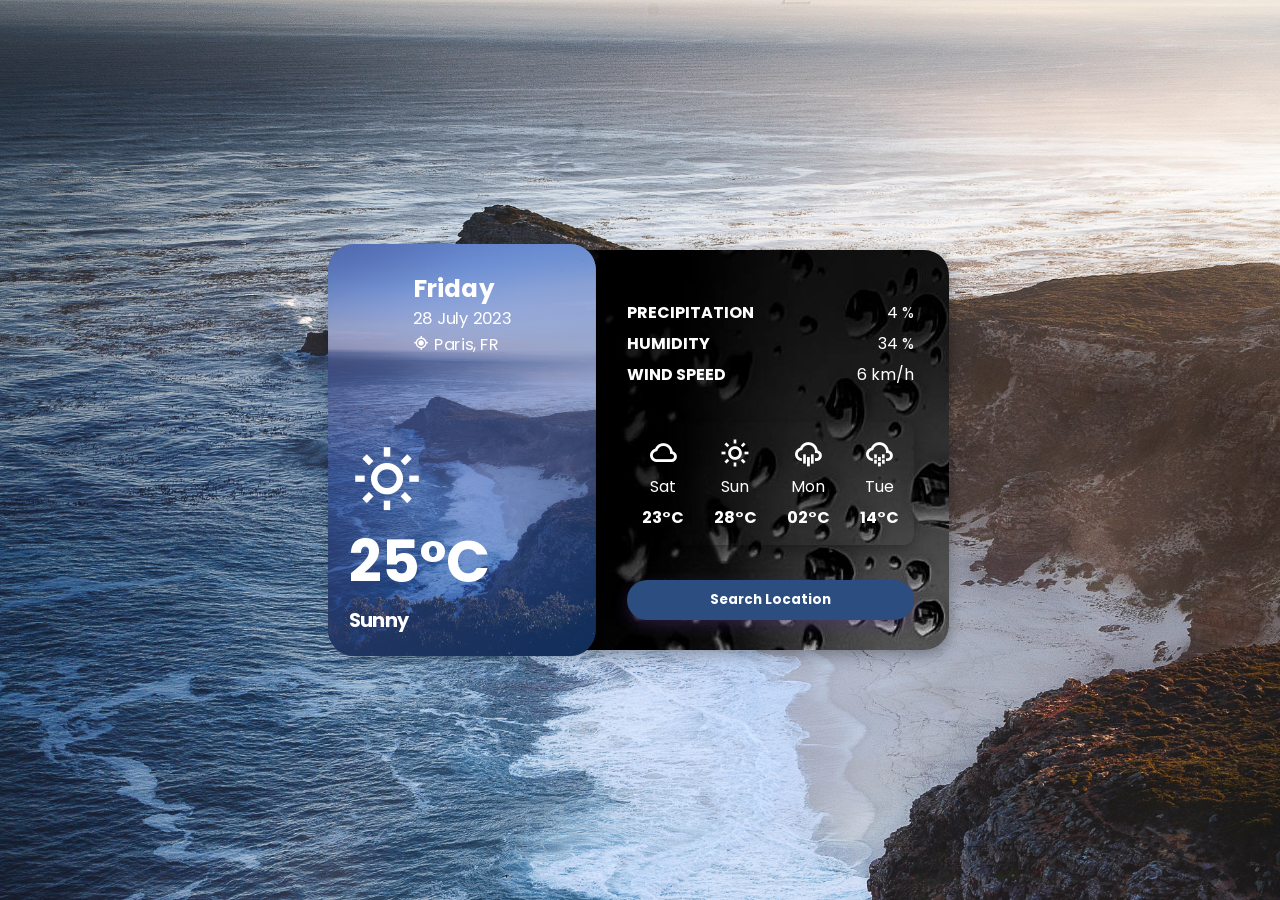
<file: Weather Forecasting/index.html>
<!DOCTYPE html>
<html lang="en">

<head>
    <meta charset="UTF-8">
    <meta name="viewport" content="width=device-width, initial-scale=1.0">
    <link href='https://unpkg.com/boxicons@2.1.4/css/boxicons.min.css' rel='stylesheet'>
    <link rel="stylesheet" href="style.css">
    <title>Day #44 - Minimal Weather App with Api | AsmrProg</title>
</head>

<body>

    <div class="container">
        <div class="left-info">
            <div class="pic-gradient"></div>
            <div class="today-info">
                <h2>Friday</h2>
                <span>28 July 2023</span>
                <div>
                    <i class='bx bx-current-location'></i>
                    <span>Paris, FR</span>
                </div>
            </div>
            <div class="today-weather">
                <i class='bx bx-sun'></i>
                <h1 class="weather-temp">
                    25°C
                </h1>
                <h3>Sunny</h3>
            </div>
        </div>

        <div class="right-info">
            <div class="day-info">
                <div>
                    <span class="title">PRECIPITATION</span>
                    <span class="value">4 %</span>
                </div>
                <div>
                    <span class="title">HUMIDITY</span>
                    <span class="value">34 %</span>
                </div>
                <div>
                    <span class="title">WIND SPEED</span>
                    <span class="value">6 km/h</span>
                </div>
            </div>

            <ul class="days-list">
                <li>
                    <i class='bx bx-cloud'></i>
                    <span>Sat</span>
                    <span class="day-temp">23°C</span>
                </li>
                <li>
                    <i class='bx bx-sun'></i>
                    <span>Sun</span>
                    <span class="day-temp">28°C</span>
                </li>
                <li>
                    <i class='bx bx-cloud-rain'></i>
                    <span>Mon</span>
                    <span class="day-temp">02°C</span>
                </li>
                <li>
                    <i class='bx bx-cloud-drizzle'></i>
                    <span>Tue</span>
                    <span class="day-temp">14°C</span>
                </li>
            </ul>

            <div class="btn-container">
                <button class="loc-button">Search Location</button>
            </div>

        </div>

    </div>

    <script src="index.js"></script>

</body>

</html>
</file>
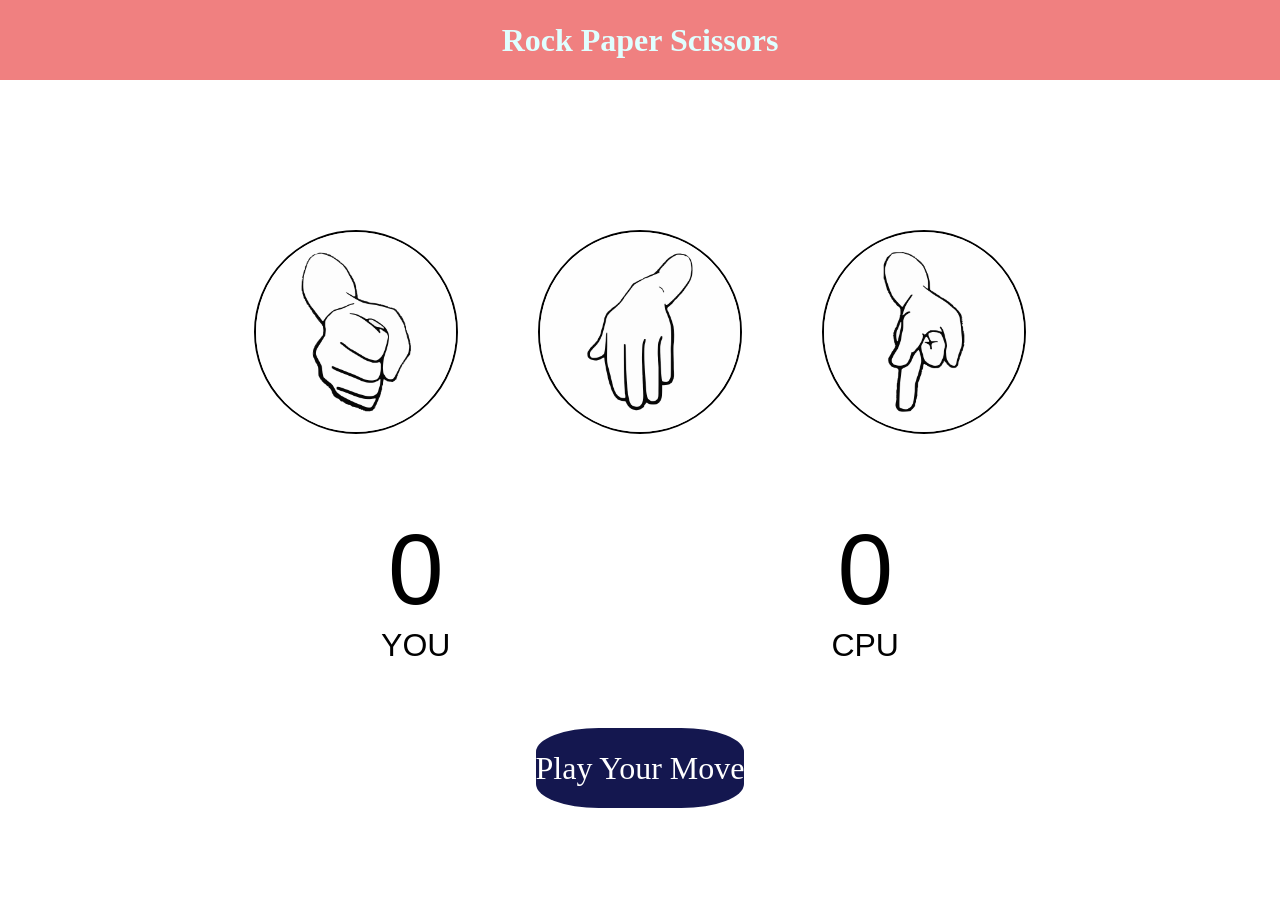
<file: Rock Paper Scissor/RPS.html>
<!DOCTYPE html>
<html lang="en">
<head>
    <meta charset="UTF-8">
    <meta name="viewport" content="width=device-width, initial-scale=1.0">
    <title>Document</title>
    <link rel="stylesheet" href="RPS.css">
</head>
<body>
<h1>Rock Paper Scissors</h1>
<div class="choices">
    <div class="choice" id="rock">
       <img src="rock.png"/>
    </div>
    <div class="choice" id="paper">
        <img src="paper.png"/>
    </div>
    <div class="choice" id="scissor">
        <img src="scissor.png"/>
    </div>
</div>
<div class="score-board">
    <div class="score">
        <p id="user-score">0</p>
        <p>You</p>
    </div>
    <div class="score">
        <p id="comp-score">0</p>
        <p>Cpu</p>
    </div>
</div>
<div class="msg-box">
    <p id="msg">Play Your Move</p>
</div>
<script src="RPS.js"></script>
</body>
</html>
</file>
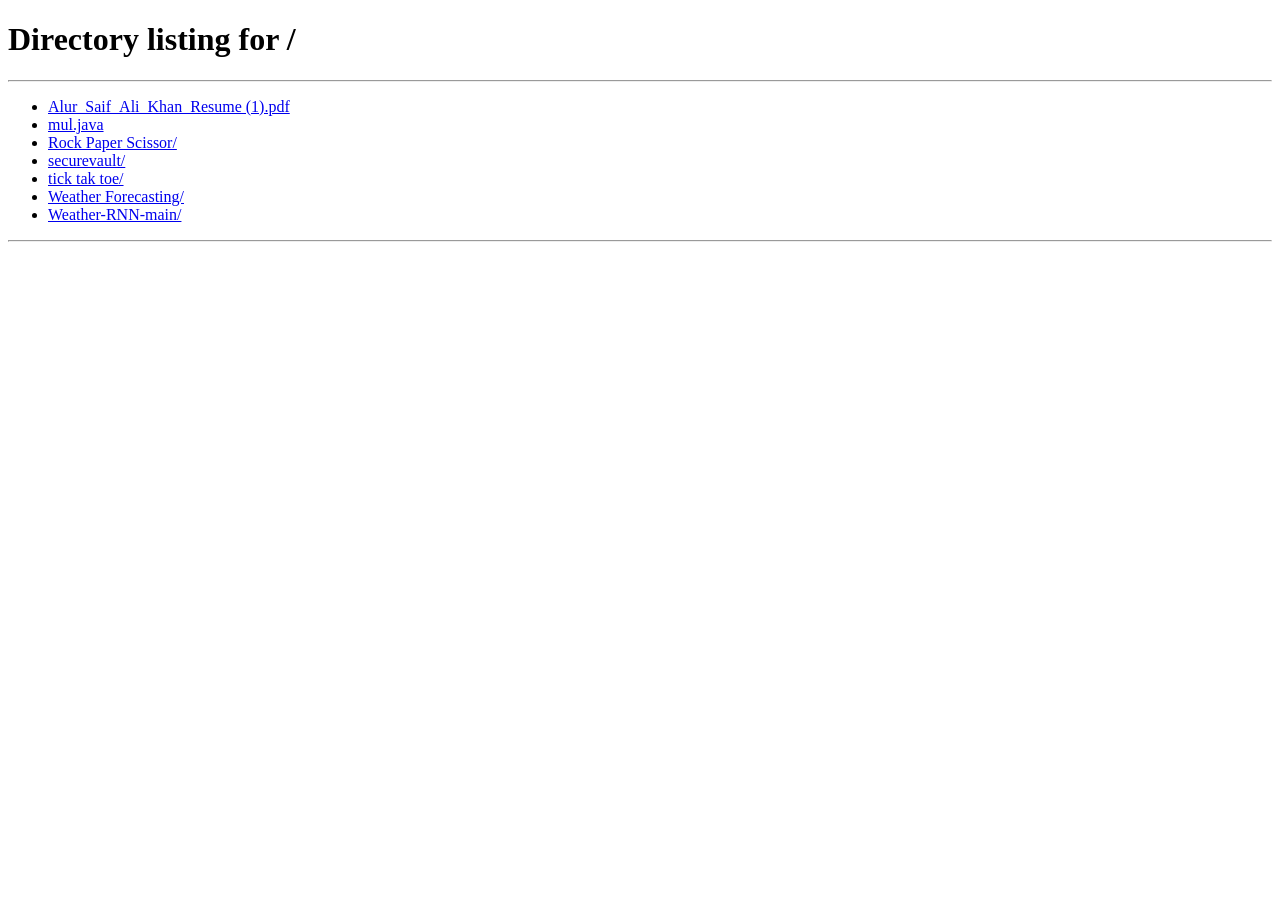
<file: securevault/ui/templates/nodes.html>
<!DOCTYPE html>
<html lang="en">
<head>
  <meta charset="UTF-8"/>
  <meta name="viewport" content="width=device-width, initial-scale=1.0"/>
  <title>SecureVault — Node Monitor</title>
  <link href="https://fonts.googleapis.com/css2?family=Space+Grotesk:wght@300;400;500;600;700&family=JetBrains+Mono:wght@400;600&display=swap" rel="stylesheet">
  <style>
    *, *::before, *::after { box-sizing: border-box; margin: 0; padding: 0; }
    :root {
      --bg: #070D14; --surface: #0D1B2A; --card: #112033; --border: #1A3050;
      --teal: #00C9A7; --teal-dim: #00A896; --teal-glow: rgba(0,201,167,0.12);
      --purple: #7C5CFC; --coral: #FF6B6B; --gold: #FFD166;
      --white: #F0F6FF; --muted: #5A7A9A; --text: #C8DCF0;
      --mono: 'JetBrains Mono', monospace; --sans: 'Space Grotesk', sans-serif;
    }

    body { background: var(--bg); color: var(--text); font-family: var(--sans); min-height: 100vh; display: flex; flex-direction: column; }

    /* ── Nav ── */
    nav { background: var(--surface); border-bottom: 1px solid var(--border); padding: 0 2rem; height: 56px; display: flex; align-items: center; justify-content: space-between; position: sticky; top: 0; z-index: 100; }
    .nav-brand { font-family: var(--mono); font-size: 1.1rem; font-weight: 600; color: var(--teal); text-decoration: none; display: flex; align-items: center; gap: 8px; }
    .nav-brand::before { content: ''; display: inline-block; width: 10px; height: 10px; background: var(--teal); border-radius: 2px; transform: rotate(45deg); }
    .nav-links { display: flex; align-items: center; gap: 1.5rem; }
    .nav-links a { color: var(--muted); text-decoration: none; font-size: 0.9rem; font-weight: 500; transition: color 0.2s; }
    .nav-links a:hover, .nav-links a.active { color: var(--teal); }
    .btn-logout { background: none; border: 1px solid var(--border); color: var(--muted); padding: 4px 12px; border-radius: 6px; cursor: pointer; font-size: 0.8rem; font-family: var(--sans); transition: all 0.2s; }
    .btn-logout:hover { border-color: var(--coral); color: var(--coral); }

    /* ── Page layout ── */
    main { flex: 1; padding: 2rem; max-width: 1400px; margin: 0 auto; width: 100%; }
    .page-header { display: flex; align-items: flex-end; justify-content: space-between; margin-bottom: 1.8rem; flex-wrap: wrap; gap: 1rem; }
    .page-header h2 { font-size: 1.4rem; font-weight: 700; color: var(--white); }
    .page-header p { font-size: 0.82rem; color: var(--muted); margin-top: 3px; }
    .cluster-summary { display: flex; gap: 1rem; }
    .summary-pill { background: var(--card); border: 1px solid var(--border); border-radius: 8px; padding: 8px 16px; text-align: center; min-width: 80px; }
    .summary-pill .val { font-family: var(--mono); font-size: 1.3rem; font-weight: 700; color: var(--white); }
    .summary-pill .lbl { font-size: 0.68rem; letter-spacing: 1px; text-transform: uppercase; color: var(--muted); margin-top: 2px; }

    /* ── Nodes: one per row, full-width standalone card ── */
    .nodes-stack { display: flex; flex-direction: column; gap: 1.5rem; }

    .node-panel {
      background: var(--card);
      border: 1px solid var(--border);
      border-radius: 16px;
      overflow: hidden;
      transition: border-color 0.3s;
      position: relative;
    }
    .node-panel.alive { border-color: rgba(0, 201, 167, 0.35); }
    .node-panel.dead  { border-color: rgba(255, 107, 107, 0.35); }

    /* Coloured left edge stripe — the "standalone" accent */
    .node-panel::before {
      content: '';
      position: absolute;
      left: 0; top: 0; bottom: 0;
      width: 4px;
    }
    .node-panel.alive::before { background: var(--teal); }
    .node-panel.dead::before  { background: var(--coral); }

    /* Panel header row */
    .panel-header {
      display: flex; align-items: center; gap: 1.2rem;
      padding: 1.2rem 1.5rem 1.2rem 1.8rem;
      border-bottom: 1px solid var(--border);
      background: rgba(13, 27, 42, 0.5);
      flex-wrap: wrap;
    }
    .node-identity { display: flex; align-items: center; gap: 12px; flex: 0 0 auto; }
    .node-icon {
      width: 44px; height: 44px;
      border-radius: 10px;
      display: flex; align-items: center; justify-content: center;
      font-family: var(--mono); font-size: 0.75rem; font-weight: 700;
      flex-shrink: 0;
    }
    .alive .node-icon { background: var(--teal-glow); border: 1px solid var(--teal-dim); color: var(--teal); }
    .dead  .node-icon { background: rgba(255,107,107,0.1); border: 1px solid rgba(255,107,107,0.3); color: var(--coral); }
    .node-name-block .node-id-text { font-family: var(--mono); font-size: 1.05rem; font-weight: 700; color: var(--white); }
    .node-name-block .node-role { font-size: 0.75rem; color: var(--muted); margin-top: 2px; }

    .status-badge {
      display: flex; align-items: center; gap: 7px;
      padding: 6px 14px; border-radius: 20px;
      font-family: var(--mono); font-size: 0.8rem; font-weight: 700;
    }
    .alive .status-badge { background: rgba(0,201,167,0.1); border: 1px solid rgba(0,201,167,0.25); color: var(--teal); }
    .dead  .status-badge { background: rgba(255,107,107,0.1); border: 1px solid rgba(255,107,107,0.25); color: var(--coral); }
    .dot { width: 7px; height: 7px; border-radius: 50%; flex-shrink: 0; }
    .dot-green { background: var(--teal); box-shadow: 0 0 6px var(--teal); animation: pulse 2s infinite; }
    .dot-red   { background: var(--coral); box-shadow: 0 0 6px var(--coral); }
    @keyframes pulse { 0%,100%{opacity:1} 50%{opacity:0.35} }

    /* Inline KPIs in the header */
    .kpi-row { display: flex; gap: 1rem; margin-left: auto; flex-wrap: wrap; }
    .kpi { text-align: center; background: var(--surface); border: 1px solid var(--border); border-radius: 8px; padding: 7px 16px; min-width: 72px; }
    .kpi .k-val { font-family: var(--mono); font-size: 1.1rem; font-weight: 700; color: var(--white); }
    .kpi .k-lbl { font-size: 0.65rem; letter-spacing: 1px; text-transform: uppercase; color: var(--muted); margin-top: 2px; }

    /* Action buttons in header */
    .panel-actions { display: flex; gap: 8px; flex-wrap: wrap; }
    .btn-sm {
      background: transparent; padding: 7px 14px; border-radius: 7px;
      font-family: var(--sans); font-size: 0.78rem; font-weight: 600;
      cursor: pointer; border: none; transition: all 0.2s;
    }
    .btn-ping-node { border: 1px solid var(--teal-dim); color: var(--teal); }
    .btn-ping-node:hover { background: var(--teal-glow); }
    .btn-kill-node { border: 1px solid rgba(255,107,107,0.3); color: var(--coral); }
    .btn-kill-node:hover { background: rgba(255,107,107,0.1); }

    /* Panel body — two-column: chunk list + log */
    .panel-body { display: grid; grid-template-columns: 1fr 1fr; gap: 0; }
    @media (max-width: 780px) { .panel-body { grid-template-columns: 1fr; } }

    /* Chunk list column */
    .col-chunks { padding: 1.2rem 1.5rem; border-right: 1px solid var(--border); }
    @media (max-width: 780px) { .col-chunks { border-right: none; border-bottom: 1px solid var(--border); } }
    .col-title { font-size: 0.68rem; letter-spacing: 1.5px; text-transform: uppercase; color: var(--muted); margin-bottom: 0.8rem; display: flex; justify-content: space-between; align-items: center; }

    .chunk-scroll { max-height: 180px; overflow-y: auto; }
    .chunk-row { display: flex; align-items: center; gap: 10px; padding: 5px 0; border-bottom: 1px solid rgba(26,48,80,0.4); font-size: 0.78rem; }
    .chunk-row:last-child { border-bottom: none; }
    .chunk-idx { font-family: var(--mono); color: var(--muted); min-width: 60px; }
    .chunk-file { color: var(--text); flex: 1; overflow: hidden; text-overflow: ellipsis; white-space: nowrap; }
    .chunk-hash { font-family: var(--mono); font-size: 0.68rem; color: var(--muted); flex-shrink: 0; }
    .chunk-ok { width: 6px; height: 6px; border-radius: 50%; background: var(--teal); flex-shrink: 0; }
    .no-chunks { color: var(--muted); font-size: 0.82rem; padding: 1rem 0; text-align: center; }

    /* Activity log column */
    .col-log { padding: 1.2rem 1.5rem; }
    .log-scroll { max-height: 180px; overflow-y: auto; }
    .log-line { font-family: var(--mono); font-size: 0.72rem; line-height: 1.9; border-bottom: 1px solid rgba(26,48,80,0.3); padding: 1px 0; white-space: nowrap; overflow: hidden; text-overflow: ellipsis; }
    .log-line:last-child { border-bottom: none; }
    .log-line.ok   { color: var(--teal); }
    .log-line.warn { color: var(--gold); }
    .log-line.err  { color: var(--coral); }
    .log-line.info { color: var(--text); }

    /* ── Cluster-wide replication bar ── */
    .rep-section { margin-top: 1.8rem; background: var(--card); border: 1px solid var(--border); border-radius: 14px; padding: 1.4rem 1.5rem; }
    .rep-title { font-size: 0.68rem; letter-spacing: 1.5px; text-transform: uppercase; color: var(--muted); margin-bottom: 1.1rem; }
    .rep-grid { display: grid; grid-template-columns: repeat(3, 1fr); gap: 1rem; }
    .rep-node { background: var(--surface); border: 1px solid var(--border); border-radius: 10px; padding: 1rem; text-align: center; }
    .rep-node-label { font-family: var(--mono); font-size: 0.85rem; font-weight: 700; color: var(--white); margin-bottom: 8px; }
    .rep-bar { height: 6px; background: var(--border); border-radius: 3px; overflow: hidden; margin-bottom: 6px; }
    .rep-fill { height: 100%; border-radius: 3px; background: var(--teal); transition: width 0.6s ease; }
    .rep-chunks { font-size: 0.7rem; color: var(--muted); font-family: var(--mono); }

    /* ── Toast ── */
    #toast { position: fixed; bottom: 24px; right: 24px; background: var(--card); border: 1px solid var(--border); border-radius: 10px; padding: 12px 20px; font-size: 0.88rem; color: var(--white); box-shadow: 0 8px 32px rgba(0,0,0,0.4); transform: translateY(80px); opacity: 0; transition: all 0.3s; z-index: 999; }
    #toast.show { transform: translateY(0); opacity: 1; }
    #toast.success { border-color: var(--teal); }
    #toast.error   { border-color: var(--coral); }
  </style>
</head>
<body>
<nav>
  <a href="/dashboard" class="nav-brand">SecureVault</a>
  <div class="nav-links">
    <a href="/dashboard">Files</a>
    <a href="/nodes" class="active">Nodes</a>
  </div>
  <button class="btn-logout" onclick="logout()">Sign out</button>
</nav>

<main>
  <div class="page-header">
    <div>
      <h2>Storage Nodes</h2>
      <p>Each node runs independently — its own storage, its own log, its own status</p>
    </div>
    <div class="cluster-summary">
      <div class="summary-pill"><div class="val" id="s-online">—</div><div class="lbl">Online</div></div>
      <div class="summary-pill"><div class="val" id="s-total">—</div><div class="lbl">Total</div></div>
      <div class="summary-pill"><div class="val" id="s-chunks">—</div><div class="lbl">Chunks</div></div>
    </div>
  </div>

  <!-- One standalone card per node -->
  <div class="nodes-stack" id="nodes-stack">
    <div style="color:var(--muted);font-size:0.88rem;padding:2rem 0">Connecting to cluster…</div>
  </div>

  <!-- Cluster-wide replication distribution -->
  <div class="rep-section">
    <div class="rep-title">Replication Distribution — Chunks per Node</div>
    <div class="rep-grid" id="rep-grid">
      <div class="rep-node"><div class="rep-node-label">node_a</div><div class="rep-bar"><div class="rep-fill" id="rf-node_a" style="width:0%"></div></div><div class="rep-chunks" id="rc-node_a">—</div></div>
      <div class="rep-node"><div class="rep-node-label">node_b</div><div class="rep-bar"><div class="rep-fill" id="rf-node_b" style="width:0%"></div></div><div class="rep-chunks" id="rc-node_b">—</div></div>
      <div class="rep-node"><div class="rep-node-label">node_c</div><div class="rep-bar"><div class="rep-fill" id="rf-node_c" style="width:0%"></div></div><div class="rep-chunks" id="rc-node_c">—</div></div>
    </div>
  </div>
</main>

<div id="toast"></div>

<script>
const TOKEN = localStorage.getItem('sv_token') || '';
if (!TOKEN) window.location.href = '/';

function logout() { localStorage.removeItem('sv_token'); window.location.href = '/'; }
function authH() { return { 'Authorization': 'Bearer ' + TOKEN }; }
function showToast(msg, type = 'success') {
  const t = document.getElementById('toast');
  t.textContent = (type === 'success' ? '✓  ' : '✗  ') + msg;
  t.className = 'show ' + type;
  setTimeout(() => { t.className = ''; }, 3200);
}

// ── Per-node state ───────────────────────────────────────────────────────
const NODE_CONFIG = [
  { id: 'node_a', port: 9001 },
  { id: 'node_b', port: 9002 },
  { id: 'node_c', port: 9003 },
];

// Per-node activity log (in memory, newest first)
const nodeLogs = { node_a: [], node_b: [], node_c: [] };
// Previous alive state to detect transitions
const prevAlive = {};
// Per-node chunk counts (fetched from chunk map)
const nodeChunkCounts = { node_a: 0, node_b: 0, node_c: 0 };

// ── Logging helpers ──────────────────────────────────────────────────────
function ts() {
  return new Date().toLocaleTimeString('en-IN', { hour: '2-digit', minute: '2-digit', second: '2-digit' });
}
function log(nodeId, msg, type = 'info') {
  const entry = { t: ts(), msg, type };
  nodeLogs[nodeId].unshift(entry);
  if (nodeLogs[nodeId].length > 60) nodeLogs[nodeId].pop();
  renderLog(nodeId);
}
function renderLog(nodeId) {
  const el = document.getElementById('log-' + nodeId);
  if (!el) return;
  el.innerHTML = nodeLogs[nodeId].map(e =>
    `<div class="log-line ${e.type}">[${e.t}] ${e.msg}</div>`
  ).join('');
}

// ── Build standalone panel HTML for one node ─────────────────────────────
function buildPanel(cfg, alive) {
  const { id, port } = cfg;
  const cls = alive ? 'alive' : 'dead';
  const dotCls = alive ? 'dot-green' : 'dot-red';
  const statusText = alive ? 'ONLINE' : 'OFFLINE';

  return `
  <div class="node-panel ${cls}" id="panel-${id}">
    <!-- Panel header -->
    <div class="panel-header">
      <div class="node-identity">
        <div class="node-icon">${id.replace('node_','N').toUpperCase()}</div>
        <div class="node-name-block">
          <div class="node-id-text">${id}</div>
          <div class="node-role">Storage Node · 127.0.0.1:${port}</div>
        </div>
      </div>

      <div class="status-badge">
        <div class="dot ${dotCls}"></div>
        ${statusText}
      </div>

      <div class="kpi-row">
        <div class="kpi"><div class="k-val" id="kpi-chunks-${id}">—</div><div class="k-lbl">Chunks</div></div>
        <div class="kpi"><div class="k-val" id="kpi-missed-${id}">0</div><div class="k-lbl">Missed</div></div>
        <div class="kpi"><div class="k-val" id="kpi-pings-${id}">0</div><div class="k-lbl">Pings</div></div>
      </div>

      <div class="panel-actions">
        <button class="btn-sm btn-ping-node" onclick="pingNode('${id}')">↺ Ping</button>
      </div>
    </div>

    <!-- Panel body: chunk list | activity log -->
    <div class="panel-body">
      <!-- Chunk inventory -->
      <div class="col-chunks">
        <div class="col-title">
          <span>Chunk Inventory</span>
          <span id="chunk-count-lbl-${id}" style="font-family:var(--mono);color:var(--teal)">—</span>
        </div>
        <div class="chunk-scroll" id="chunks-${id}">
          <div class="no-chunks">No chunk data yet</div>
        </div>
      </div>

      <!-- Activity log -->
      <div class="col-log">
        <div class="col-title">
          <span>Activity Log</span>
          <button class="btn-sm" onclick="clearNodeLog('${id}')"
            style="font-size:0.68rem;padding:3px 8px;border:1px solid var(--border);color:var(--muted);background:none;border-radius:5px;cursor:pointer">
            Clear
          </button>
        </div>
        <div class="log-scroll" id="log-${id}">
          <div class="log-line info">[ system ] Node panel initialised</div>
        </div>
      </div>
    </div>
  </div>`;
}

// ── Render all panels ────────────────────────────────────────────────────
function renderPanels(nodesMap) {
  const stack = document.getElementById('nodes-stack');
  // First render — build all panels
  if (!stack.querySelector('.node-panel')) {
    stack.innerHTML = NODE_CONFIG.map(cfg =>
      buildPanel(cfg, nodesMap[cfg.id] !== false)
    ).join('');
    // Seed logs
    NODE_CONFIG.forEach(cfg => {
      log(cfg.id, `Node panel started — monitoring 127.0.0.1:${cfg.port}`, 'ok');
    });
    return;
  }
  // Subsequent renders — update status badge & panel class only
  NODE_CONFIG.forEach(cfg => {
    const panel = document.getElementById('panel-' + cfg.id);
    if (!panel) return;
    const alive = nodesMap[cfg.id] !== false;
    panel.className = 'node-panel ' + (alive ? 'alive' : 'dead');
    const badge = panel.querySelector('.status-badge');
    if (badge) {
      badge.innerHTML = `<div class="dot ${alive ? 'dot-green' : 'dot-red'}"></div>${alive ? 'ONLINE' : 'OFFLINE'}`;
    }
  });
}

// ── Ping counter per node ────────────────────────────────────────────────
const pingCounts = { node_a: 0, node_b: 0, node_c: 0 };
const missedCounts = { node_a: 0, node_b: 0, node_c: 0 };

function incKpi(nodeId, field, val) {
  const el = document.getElementById(`kpi-${field}-${nodeId}`);
  if (el) el.textContent = val;
}

// ── Manual ping a single node ────────────────────────────────────────────
async function pingNode(nodeId) {
  log(nodeId, `Manual ping sent to ${nodeId}…`, 'info');
  try {
    const r = await fetch('/api/nodes/health', { headers: authH() });
    const d = await r.json();
    const alive = d.nodes && d.nodes[nodeId];
    if (alive) {
      log(nodeId, `Ping OK — ${nodeId} responded`, 'ok');
      showToast(`${nodeId} responded OK`);
    } else {
      log(nodeId, `Ping FAILED — ${nodeId} not responding`, 'err');
      showToast(`${nodeId} did not respond`, 'error');
    }
  } catch(e) {
    log(nodeId, `Ping error: ${e.message}`, 'err');
  }
}

function clearNodeLog(nodeId) {
  nodeLogs[nodeId] = [];
  log(nodeId, 'Log cleared', 'info');
}

// ── Fetch chunk map and populate each node's chunk inventory ─────────────
async function loadChunkMap() {
  try {
    // We need file list first, then chunk locations per file
    const fr = await fetch('/api/files', { headers: authH() });
    if (!fr.ok) return;
    const fd = await fr.json();
    const files = fd.files || [];

    // Accumulate chunks per node
    const nodeChunks = { node_a: [], node_b: [], node_c: [] };

    for (const file of files) {
      try {
        const cr = await fetch(`/api/files/${file.file_id}`, { headers: authH() });
        if (!cr.ok) continue;
        const cd = await cr.json();
        const chunks = cd.chunks || [];
        for (const chunk of chunks) {
          for (const nid of (chunk.node_ids || [])) {
            if (nodeChunks[nid]) {
              nodeChunks[nid].push({
                fileId: file.file_id,
                fileName: file.file_name,
                idx: chunk.chunk_index,
                hash: chunk.chunk_hash,
              });
            }
          }
        }
      } catch(e) { /* skip */ }
    }

    // Render per-node chunk inventory
    let totalChunks = 0;
    NODE_CONFIG.forEach(cfg => {
      const list = nodeChunks[cfg.id] || [];
      nodeChunkCounts[cfg.id] = list.length;
      totalChunks += list.length;

      const el = document.getElementById('chunks-' + cfg.id);
      const lbl = document.getElementById('chunk-count-lbl-' + cfg.id);
      const kpi = document.getElementById('kpi-chunks-' + cfg.id);
      if (lbl) lbl.textContent = list.length + ' chunks';
      if (kpi) kpi.textContent = list.length;

      if (!el) return;
      if (list.length === 0) {
        el.innerHTML = '<div class="no-chunks">No chunks stored on this node</div>';
        return;
      }
      el.innerHTML = list.map(c => `
        <div class="chunk-row">
          <div class="chunk-ok"></div>
          <span class="chunk-idx">chunk_${String(c.idx).padStart(3, '0')}</span>
          <span class="chunk-file" title="${c.fileName}">${c.fileName}</span>
          <span class="chunk-hash">${c.hash.slice(0, 8)}…</span>
        </div>
      `).join('');
    });

    // Update replication bars
    const max = Math.max(...Object.values(nodeChunkCounts), 1);
    NODE_CONFIG.forEach(cfg => {
      const count = nodeChunkCounts[cfg.id];
      const bar = document.getElementById('rf-' + cfg.id);
      const label = document.getElementById('rc-' + cfg.id);
      if (bar) bar.style.width = Math.round((count / max) * 100) + '%';
      if (label) label.textContent = count + ' chunk' + (count !== 1 ? 's' : '');
    });

    // Summary
    document.getElementById('s-chunks').textContent = totalChunks;

  } catch(e) { /* silent — not critical */ }
}

// ── Main polling loop ────────────────────────────────────────────────────
let pollCount = 0;

async function refresh() {
  try {
    const r = await fetch('/api/nodes/health', { headers: authH() });
    if (r.status === 401) { window.location.href = '/'; return; }
    const d = await r.json();
    const nodes = d.nodes || {};

    // Count alive
    const aliveCount = Object.values(nodes).filter(Boolean).length;
    document.getElementById('s-online').textContent = aliveCount;
    document.getElementById('s-total').textContent = NODE_CONFIG.length;

    // Build / update panels
    renderPanels(nodes);

    // Per-node status tracking
    NODE_CONFIG.forEach(cfg => {
      const alive = nodes[cfg.id];
      pingCounts[cfg.id]++;
      incKpi(cfg.id, 'pings', pingCounts[cfg.id]);

      if (alive) {
        missedCounts[cfg.id] = 0;
        incKpi(cfg.id, 'missed', 0);
      } else {
        missedCounts[cfg.id]++;
        incKpi(cfg.id, 'missed', missedCounts[cfg.id]);
      }

      // Log state transitions
      if (prevAlive[cfg.id] === undefined) {
        log(cfg.id, alive ? `${cfg.id} is ONLINE (port ${cfg.port})` : `${cfg.id} is OFFLINE`, alive ? 'ok' : 'err');
      } else if (prevAlive[cfg.id] !== alive) {
        if (!alive) {
          log(cfg.id, `⚠ ${cfg.id} went OFFLINE — heartbeat lost`, 'err');
          log(cfg.id, 'Re-replication triggered for affected chunks', 'warn');
        } else {
          log(cfg.id, `✓ ${cfg.id} is back ONLINE`, 'ok');
          log(cfg.id, 'Re-joining cluster — reconciliation in progress', 'warn');
        }
      } else {
        // Normal heartbeat — log every 3rd poll to keep the log readable
        if (pollCount % 3 === 0) {
          log(cfg.id, `Heartbeat OK — ${alive ? 'healthy' : 'not responding'}`, alive ? 'ok' : 'err');
        }
      }
      prevAlive[cfg.id] = alive;
    });

    pollCount++;

    // Refresh chunk map less frequently (every 3 polls = ~15s)
    if (pollCount % 3 === 1) await loadChunkMap();

  } catch(e) {
    NODE_CONFIG.forEach(cfg => log(cfg.id, `Gateway unreachable: ${e.message}`, 'err'));
  }
}

// Start
refresh();
setInterval(refresh, 5000);
</script>
</body>
</html>
</file>
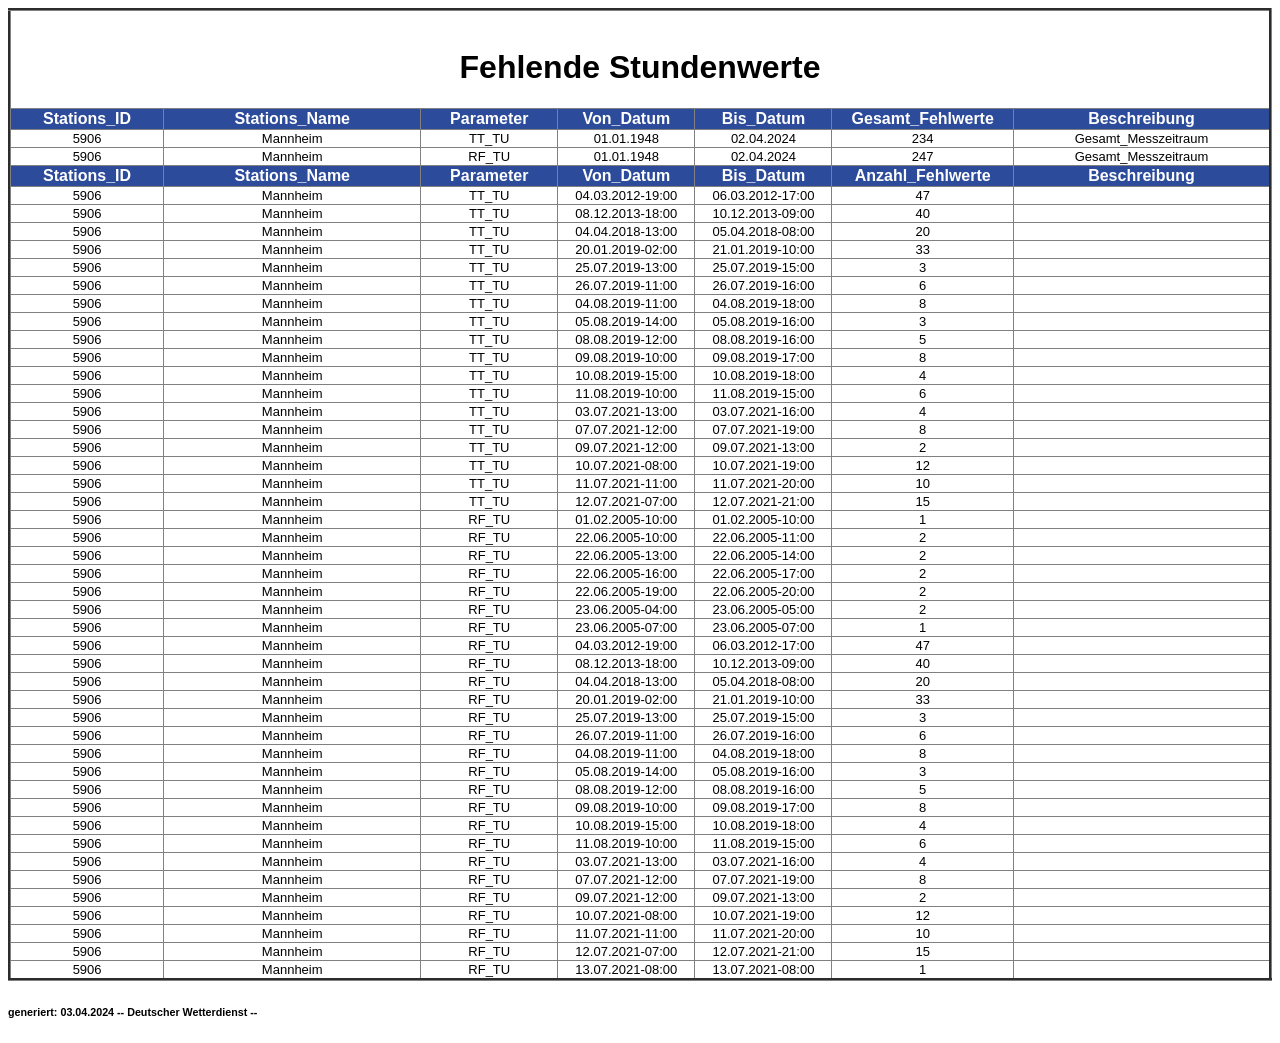
<file: Weather-RNN-main/Weather-RNN-main/dataset/Metadaten_Fehldaten_05906_19480101_20231231.html>
<html><font face="ARIAL"> 
<head><meta http-equiv="content-type" content="text/html; charset=ISO-8859-1" /> 
<title>Fehlende Stundenwerte  --</title></head> 
<body>
<table border=3 rules="all"> 
<tr><th colspan=7 align=center valign=middle><h1><br>Fehlende Stundenwerte</h1></th></tr> 
<tr bgcolor=#2D4B9B><th width=9%><font color=#FFFFFF>Stations_ID</font></th><th width=15%><font color=#FFFFFF>Stations_Name</font></th><th width=8%><font color=#FFFFFF>Parameter</th><th width=8%><font color=#FFFFFF>Von_Datum</th><th width=8%><font color=#FFFFFF>Bis_Datum</th><th width=8%><font color=#FFFFFF>Gesamt_Fehlwerte</th><th width=15%><font color=#FFFFFF>Beschreibung</font></th></tr>                                                                                                              
<tr><td align=center><font size=-1>5906</font></td><td align=center><font size=-1>Mannheim</font></td><td align=center><font size=-1>TT_TU</font></td><td align=center><font size=-1>01.01.1948</font></td><td align=center><font size=-1>02.04.2024</font></td><td align=center><font size=-1>234</font></td><td align=center><font size=-1>Gesamt_Messzeitraum</font></td></tr>                                                                                                                                  
<tr><td align=center><font size=-1>5906</font></td><td align=center><font size=-1>Mannheim</font></td><td align=center><font size=-1>RF_TU</font></td><td align=center><font size=-1>01.01.1948</font></td><td align=center><font size=-1>02.04.2024</font></td><td align=center><font size=-1>247</font></td><td align=center><font size=-1>Gesamt_Messzeitraum</font></td></tr>                                                                                                                                  
<tr bgcolor=#2D4B9B><th width=9%><font color=#FFFFFF>Stations_ID</font></th><th width=15%><font color=#FFFFFF>Stations_Name</font></th><th width=8%><font color=#FFFFFF>Parameter</th><th width=8%><font color=#FFFFFF>Von_Datum</th><th width=8%><font color=#FFFFFF>Bis_Datum</th><th width=8%><font color=#FFFFFF>Anzahl_Fehlwerte</th><th width=15%><font color=#FFFFFF>Beschreibung</font></th></tr>                                                                                                              
<tr><td align=center><font size=-1>5906</font></td><td align=center><font size=-1>Mannheim</font></td><td align=center><font size=-1>TT_TU</font></td><td align=center><font size=-1>04.03.2012-19:00</font></td><td align=center><font size=-1>06.03.2012-17:00</font></td><td align=center><font size=-1>47</font></td><td align=center><font size=-1></font></td></tr>                                                                                                                                          
<tr><td align=center><font size=-1>5906</font></td><td align=center><font size=-1>Mannheim</font></td><td align=center><font size=-1>TT_TU</font></td><td align=center><font size=-1>08.12.2013-18:00</font></td><td align=center><font size=-1>10.12.2013-09:00</font></td><td align=center><font size=-1>40</font></td><td align=center><font size=-1></font></td></tr>                                                                                                                                          
<tr><td align=center><font size=-1>5906</font></td><td align=center><font size=-1>Mannheim</font></td><td align=center><font size=-1>TT_TU</font></td><td align=center><font size=-1>04.04.2018-13:00</font></td><td align=center><font size=-1>05.04.2018-08:00</font></td><td align=center><font size=-1>20</font></td><td align=center><font size=-1></font></td></tr>                                                                                                                                          
<tr><td align=center><font size=-1>5906</font></td><td align=center><font size=-1>Mannheim</font></td><td align=center><font size=-1>TT_TU</font></td><td align=center><font size=-1>20.01.2019-02:00</font></td><td align=center><font size=-1>21.01.2019-10:00</font></td><td align=center><font size=-1>33</font></td><td align=center><font size=-1></font></td></tr>                                                                                                                                          
<tr><td align=center><font size=-1>5906</font></td><td align=center><font size=-1>Mannheim</font></td><td align=center><font size=-1>TT_TU</font></td><td align=center><font size=-1>25.07.2019-13:00</font></td><td align=center><font size=-1>25.07.2019-15:00</font></td><td align=center><font size=-1>3</font></td><td align=center><font size=-1></font></td></tr>                                                                                                                                           
<tr><td align=center><font size=-1>5906</font></td><td align=center><font size=-1>Mannheim</font></td><td align=center><font size=-1>TT_TU</font></td><td align=center><font size=-1>26.07.2019-11:00</font></td><td align=center><font size=-1>26.07.2019-16:00</font></td><td align=center><font size=-1>6</font></td><td align=center><font size=-1></font></td></tr>                                                                                                                                           
<tr><td align=center><font size=-1>5906</font></td><td align=center><font size=-1>Mannheim</font></td><td align=center><font size=-1>TT_TU</font></td><td align=center><font size=-1>04.08.2019-11:00</font></td><td align=center><font size=-1>04.08.2019-18:00</font></td><td align=center><font size=-1>8</font></td><td align=center><font size=-1></font></td></tr>                                                                                                                                           
<tr><td align=center><font size=-1>5906</font></td><td align=center><font size=-1>Mannheim</font></td><td align=center><font size=-1>TT_TU</font></td><td align=center><font size=-1>05.08.2019-14:00</font></td><td align=center><font size=-1>05.08.2019-16:00</font></td><td align=center><font size=-1>3</font></td><td align=center><font size=-1></font></td></tr>                                                                                                                                           
<tr><td align=center><font size=-1>5906</font></td><td align=center><font size=-1>Mannheim</font></td><td align=center><font size=-1>TT_TU</font></td><td align=center><font size=-1>08.08.2019-12:00</font></td><td align=center><font size=-1>08.08.2019-16:00</font></td><td align=center><font size=-1>5</font></td><td align=center><font size=-1></font></td></tr>                                                                                                                                           
<tr><td align=center><font size=-1>5906</font></td><td align=center><font size=-1>Mannheim</font></td><td align=center><font size=-1>TT_TU</font></td><td align=center><font size=-1>09.08.2019-10:00</font></td><td align=center><font size=-1>09.08.2019-17:00</font></td><td align=center><font size=-1>8</font></td><td align=center><font size=-1></font></td></tr>                                                                                                                                           
<tr><td align=center><font size=-1>5906</font></td><td align=center><font size=-1>Mannheim</font></td><td align=center><font size=-1>TT_TU</font></td><td align=center><font size=-1>10.08.2019-15:00</font></td><td align=center><font size=-1>10.08.2019-18:00</font></td><td align=center><font size=-1>4</font></td><td align=center><font size=-1></font></td></tr>                                                                                                                                           
<tr><td align=center><font size=-1>5906</font></td><td align=center><font size=-1>Mannheim</font></td><td align=center><font size=-1>TT_TU</font></td><td align=center><font size=-1>11.08.2019-10:00</font></td><td align=center><font size=-1>11.08.2019-15:00</font></td><td align=center><font size=-1>6</font></td><td align=center><font size=-1></font></td></tr>                                                                                                                                           
<tr><td align=center><font size=-1>5906</font></td><td align=center><font size=-1>Mannheim</font></td><td align=center><font size=-1>TT_TU</font></td><td align=center><font size=-1>03.07.2021-13:00</font></td><td align=center><font size=-1>03.07.2021-16:00</font></td><td align=center><font size=-1>4</font></td><td align=center><font size=-1></font></td></tr>                                                                                                                                           
<tr><td align=center><font size=-1>5906</font></td><td align=center><font size=-1>Mannheim</font></td><td align=center><font size=-1>TT_TU</font></td><td align=center><font size=-1>07.07.2021-12:00</font></td><td align=center><font size=-1>07.07.2021-19:00</font></td><td align=center><font size=-1>8</font></td><td align=center><font size=-1></font></td></tr>                                                                                                                                           
<tr><td align=center><font size=-1>5906</font></td><td align=center><font size=-1>Mannheim</font></td><td align=center><font size=-1>TT_TU</font></td><td align=center><font size=-1>09.07.2021-12:00</font></td><td align=center><font size=-1>09.07.2021-13:00</font></td><td align=center><font size=-1>2</font></td><td align=center><font size=-1></font></td></tr>                                                                                                                                           
<tr><td align=center><font size=-1>5906</font></td><td align=center><font size=-1>Mannheim</font></td><td align=center><font size=-1>TT_TU</font></td><td align=center><font size=-1>10.07.2021-08:00</font></td><td align=center><font size=-1>10.07.2021-19:00</font></td><td align=center><font size=-1>12</font></td><td align=center><font size=-1></font></td></tr>                                                                                                                                          
<tr><td align=center><font size=-1>5906</font></td><td align=center><font size=-1>Mannheim</font></td><td align=center><font size=-1>TT_TU</font></td><td align=center><font size=-1>11.07.2021-11:00</font></td><td align=center><font size=-1>11.07.2021-20:00</font></td><td align=center><font size=-1>10</font></td><td align=center><font size=-1></font></td></tr>                                                                                                                                          
<tr><td align=center><font size=-1>5906</font></td><td align=center><font size=-1>Mannheim</font></td><td align=center><font size=-1>TT_TU</font></td><td align=center><font size=-1>12.07.2021-07:00</font></td><td align=center><font size=-1>12.07.2021-21:00</font></td><td align=center><font size=-1>15</font></td><td align=center><font size=-1></font></td></tr>                                                                                                                                          
<tr><td align=center><font size=-1>5906</font></td><td align=center><font size=-1>Mannheim</font></td><td align=center><font size=-1>RF_TU</font></td><td align=center><font size=-1>01.02.2005-10:00</font></td><td align=center><font size=-1>01.02.2005-10:00</font></td><td align=center><font size=-1>1</font></td><td align=center><font size=-1></font></td></tr>                                                                                                                                           
<tr><td align=center><font size=-1>5906</font></td><td align=center><font size=-1>Mannheim</font></td><td align=center><font size=-1>RF_TU</font></td><td align=center><font size=-1>22.06.2005-10:00</font></td><td align=center><font size=-1>22.06.2005-11:00</font></td><td align=center><font size=-1>2</font></td><td align=center><font size=-1></font></td></tr>                                                                                                                                           
<tr><td align=center><font size=-1>5906</font></td><td align=center><font size=-1>Mannheim</font></td><td align=center><font size=-1>RF_TU</font></td><td align=center><font size=-1>22.06.2005-13:00</font></td><td align=center><font size=-1>22.06.2005-14:00</font></td><td align=center><font size=-1>2</font></td><td align=center><font size=-1></font></td></tr>                                                                                                                                           
<tr><td align=center><font size=-1>5906</font></td><td align=center><font size=-1>Mannheim</font></td><td align=center><font size=-1>RF_TU</font></td><td align=center><font size=-1>22.06.2005-16:00</font></td><td align=center><font size=-1>22.06.2005-17:00</font></td><td align=center><font size=-1>2</font></td><td align=center><font size=-1></font></td></tr>                                                                                                                                           
<tr><td align=center><font size=-1>5906</font></td><td align=center><font size=-1>Mannheim</font></td><td align=center><font size=-1>RF_TU</font></td><td align=center><font size=-1>22.06.2005-19:00</font></td><td align=center><font size=-1>22.06.2005-20:00</font></td><td align=center><font size=-1>2</font></td><td align=center><font size=-1></font></td></tr>                                                                                                                                           
<tr><td align=center><font size=-1>5906</font></td><td align=center><font size=-1>Mannheim</font></td><td align=center><font size=-1>RF_TU</font></td><td align=center><font size=-1>23.06.2005-04:00</font></td><td align=center><font size=-1>23.06.2005-05:00</font></td><td align=center><font size=-1>2</font></td><td align=center><font size=-1></font></td></tr>                                                                                                                                           
<tr><td align=center><font size=-1>5906</font></td><td align=center><font size=-1>Mannheim</font></td><td align=center><font size=-1>RF_TU</font></td><td align=center><font size=-1>23.06.2005-07:00</font></td><td align=center><font size=-1>23.06.2005-07:00</font></td><td align=center><font size=-1>1</font></td><td align=center><font size=-1></font></td></tr>                                                                                                                                           
<tr><td align=center><font size=-1>5906</font></td><td align=center><font size=-1>Mannheim</font></td><td align=center><font size=-1>RF_TU</font></td><td align=center><font size=-1>04.03.2012-19:00</font></td><td align=center><font size=-1>06.03.2012-17:00</font></td><td align=center><font size=-1>47</font></td><td align=center><font size=-1></font></td></tr>                                                                                                                                          
<tr><td align=center><font size=-1>5906</font></td><td align=center><font size=-1>Mannheim</font></td><td align=center><font size=-1>RF_TU</font></td><td align=center><font size=-1>08.12.2013-18:00</font></td><td align=center><font size=-1>10.12.2013-09:00</font></td><td align=center><font size=-1>40</font></td><td align=center><font size=-1></font></td></tr>                                                                                                                                          
<tr><td align=center><font size=-1>5906</font></td><td align=center><font size=-1>Mannheim</font></td><td align=center><font size=-1>RF_TU</font></td><td align=center><font size=-1>04.04.2018-13:00</font></td><td align=center><font size=-1>05.04.2018-08:00</font></td><td align=center><font size=-1>20</font></td><td align=center><font size=-1></font></td></tr>                                                                                                                                          
<tr><td align=center><font size=-1>5906</font></td><td align=center><font size=-1>Mannheim</font></td><td align=center><font size=-1>RF_TU</font></td><td align=center><font size=-1>20.01.2019-02:00</font></td><td align=center><font size=-1>21.01.2019-10:00</font></td><td align=center><font size=-1>33</font></td><td align=center><font size=-1></font></td></tr>                                                                                                                                          
<tr><td align=center><font size=-1>5906</font></td><td align=center><font size=-1>Mannheim</font></td><td align=center><font size=-1>RF_TU</font></td><td align=center><font size=-1>25.07.2019-13:00</font></td><td align=center><font size=-1>25.07.2019-15:00</font></td><td align=center><font size=-1>3</font></td><td align=center><font size=-1></font></td></tr>                                                                                                                                           
<tr><td align=center><font size=-1>5906</font></td><td align=center><font size=-1>Mannheim</font></td><td align=center><font size=-1>RF_TU</font></td><td align=center><font size=-1>26.07.2019-11:00</font></td><td align=center><font size=-1>26.07.2019-16:00</font></td><td align=center><font size=-1>6</font></td><td align=center><font size=-1></font></td></tr>                                                                                                                                           
<tr><td align=center><font size=-1>5906</font></td><td align=center><font size=-1>Mannheim</font></td><td align=center><font size=-1>RF_TU</font></td><td align=center><font size=-1>04.08.2019-11:00</font></td><td align=center><font size=-1>04.08.2019-18:00</font></td><td align=center><font size=-1>8</font></td><td align=center><font size=-1></font></td></tr>                                                                                                                                           
<tr><td align=center><font size=-1>5906</font></td><td align=center><font size=-1>Mannheim</font></td><td align=center><font size=-1>RF_TU</font></td><td align=center><font size=-1>05.08.2019-14:00</font></td><td align=center><font size=-1>05.08.2019-16:00</font></td><td align=center><font size=-1>3</font></td><td align=center><font size=-1></font></td></tr>                                                                                                                                           
<tr><td align=center><font size=-1>5906</font></td><td align=center><font size=-1>Mannheim</font></td><td align=center><font size=-1>RF_TU</font></td><td align=center><font size=-1>08.08.2019-12:00</font></td><td align=center><font size=-1>08.08.2019-16:00</font></td><td align=center><font size=-1>5</font></td><td align=center><font size=-1></font></td></tr>                                                                                                                                           
<tr><td align=center><font size=-1>5906</font></td><td align=center><font size=-1>Mannheim</font></td><td align=center><font size=-1>RF_TU</font></td><td align=center><font size=-1>09.08.2019-10:00</font></td><td align=center><font size=-1>09.08.2019-17:00</font></td><td align=center><font size=-1>8</font></td><td align=center><font size=-1></font></td></tr>                                                                                                                                           
<tr><td align=center><font size=-1>5906</font></td><td align=center><font size=-1>Mannheim</font></td><td align=center><font size=-1>RF_TU</font></td><td align=center><font size=-1>10.08.2019-15:00</font></td><td align=center><font size=-1>10.08.2019-18:00</font></td><td align=center><font size=-1>4</font></td><td align=center><font size=-1></font></td></tr>                                                                                                                                           
<tr><td align=center><font size=-1>5906</font></td><td align=center><font size=-1>Mannheim</font></td><td align=center><font size=-1>RF_TU</font></td><td align=center><font size=-1>11.08.2019-10:00</font></td><td align=center><font size=-1>11.08.2019-15:00</font></td><td align=center><font size=-1>6</font></td><td align=center><font size=-1></font></td></tr>                                                                                                                                           
<tr><td align=center><font size=-1>5906</font></td><td align=center><font size=-1>Mannheim</font></td><td align=center><font size=-1>RF_TU</font></td><td align=center><font size=-1>03.07.2021-13:00</font></td><td align=center><font size=-1>03.07.2021-16:00</font></td><td align=center><font size=-1>4</font></td><td align=center><font size=-1></font></td></tr>                                                                                                                                           
<tr><td align=center><font size=-1>5906</font></td><td align=center><font size=-1>Mannheim</font></td><td align=center><font size=-1>RF_TU</font></td><td align=center><font size=-1>07.07.2021-12:00</font></td><td align=center><font size=-1>07.07.2021-19:00</font></td><td align=center><font size=-1>8</font></td><td align=center><font size=-1></font></td></tr>                                                                                                                                           
<tr><td align=center><font size=-1>5906</font></td><td align=center><font size=-1>Mannheim</font></td><td align=center><font size=-1>RF_TU</font></td><td align=center><font size=-1>09.07.2021-12:00</font></td><td align=center><font size=-1>09.07.2021-13:00</font></td><td align=center><font size=-1>2</font></td><td align=center><font size=-1></font></td></tr>                                                                                                                                           
<tr><td align=center><font size=-1>5906</font></td><td align=center><font size=-1>Mannheim</font></td><td align=center><font size=-1>RF_TU</font></td><td align=center><font size=-1>10.07.2021-08:00</font></td><td align=center><font size=-1>10.07.2021-19:00</font></td><td align=center><font size=-1>12</font></td><td align=center><font size=-1></font></td></tr>                                                                                                                                          
<tr><td align=center><font size=-1>5906</font></td><td align=center><font size=-1>Mannheim</font></td><td align=center><font size=-1>RF_TU</font></td><td align=center><font size=-1>11.07.2021-11:00</font></td><td align=center><font size=-1>11.07.2021-20:00</font></td><td align=center><font size=-1>10</font></td><td align=center><font size=-1></font></td></tr>                                                                                                                                          
<tr><td align=center><font size=-1>5906</font></td><td align=center><font size=-1>Mannheim</font></td><td align=center><font size=-1>RF_TU</font></td><td align=center><font size=-1>12.07.2021-07:00</font></td><td align=center><font size=-1>12.07.2021-21:00</font></td><td align=center><font size=-1>15</font></td><td align=center><font size=-1></font></td></tr>                                                                                                                                          
<tr><td align=center><font size=-1>5906</font></td><td align=center><font size=-1>Mannheim</font></td><td align=center><font size=-1>RF_TU</font></td><td align=center><font size=-1>13.07.2021-08:00</font></td><td align=center><font size=-1>13.07.2021-08:00</font></td><td align=center><font size=-1>1</font></td><td align=center><font size=-1></font></td></tr>                                                                                                                                           
</table> <H6>generiert: 03.04.2024 --  Deutscher Wetterdienst  --                                                                                                                                                    </H6> </font></body></html>
</file>
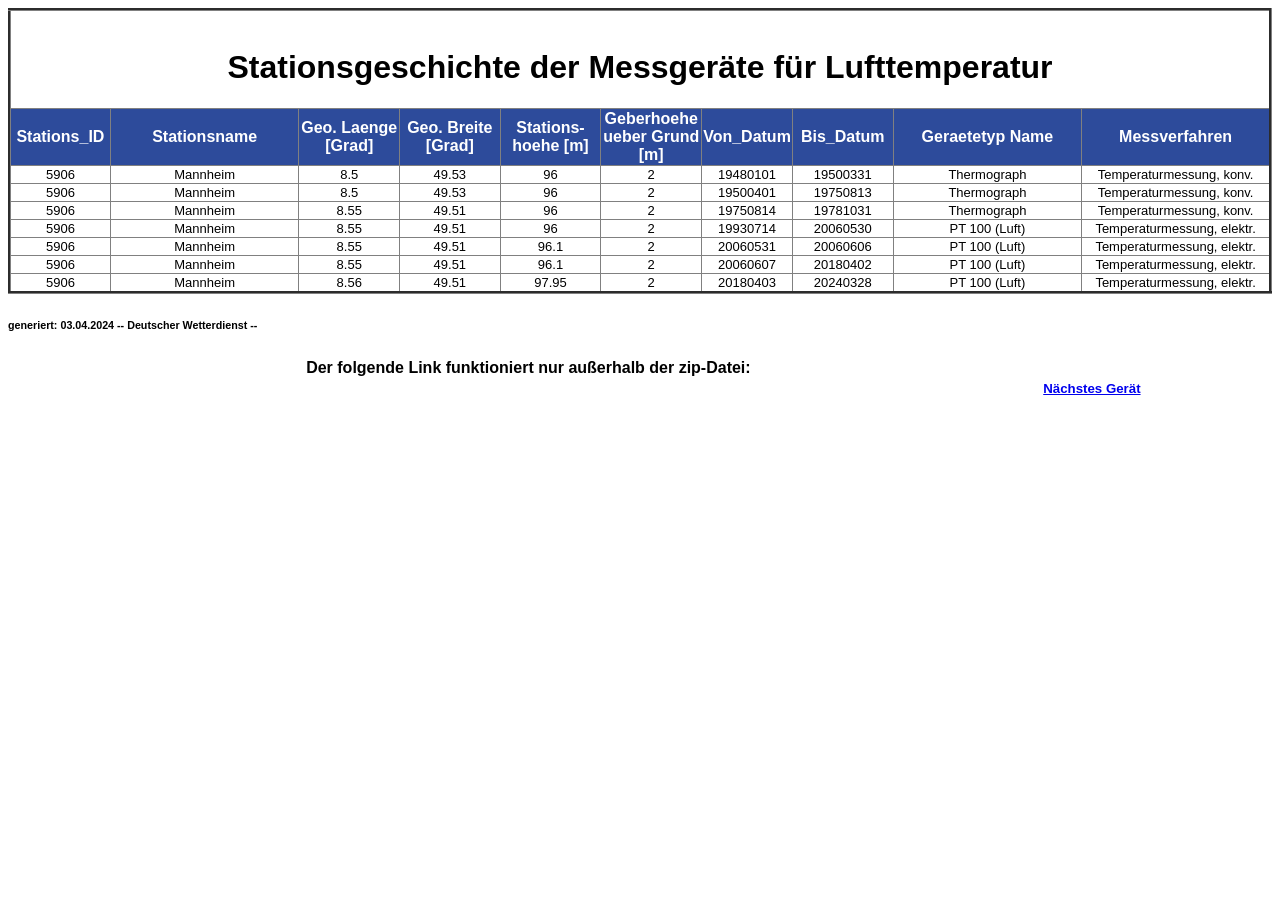
<file: Weather-RNN-main/Weather-RNN-main/dataset/Metadaten_Geraete_Lufttemperatur_05906.html>
<html><font face="ARIAL"> 
<head><meta http-equiv="content-type" content="text/html; charset=ISO-8859-1" /> 
<title>Stationsgeschichte der Messger�te f�r Lufttemperatur</title></head> 
<body>
<table border=3 rules="all"> 
<tr><th colspan=10 align=center valign=middle><h1><br>Stationsgeschichte der Messger�te f�r Lufttemperatur</h1></th></tr> 
<tr bgcolor=#2D4B9B><th width=8%><font color=#FFFFFF>Stations_ID</th><th width=15%><font color=#FFFFFF>Stationsname</font></th><th width=8%><font color=#FFFFFF>Geo. Laenge [Grad]</th><th width=8%><font color=#FFFFFF>Geo. Breite [Grad]</th><th width=8%><font color=#FFFFFF>Stations-<br>hoehe [m]</th><th width=8%><font color=#FFFFFF>Geberhoehe<br>ueber Grund [m]</th><th width=6%><font color=#FFFFFF>Von_Datum</font></th><th width=8%><font color=#FFFFFF>Bis_Datum</th><th width=15%><font color=#FFFFFF>Geraetetyp Name</font></th><th width=15%><font color=#FFFFFF>Messverfahren</font></th></tr>
<tr><td align=center><font size=-1>5906</font></td><td align=center><font size=-1>Mannheim</font></td><td align=center><font size=-1>8.5</font></td><td align=center><font size=-1>49.53</font></td><td align=center><font size=-1>96</font></td><td align=center><font size=-1>2</font></td><td align=center><font size=-1>19480101</font></td><td align=center><font size=-1>19500331</font></td><td align=center><font size=-1>Thermograph</font></td><td align=center><font size=-1>Temperaturmessung, konv.</font></td></tr>
<tr><td align=center><font size=-1>5906</font></td><td align=center><font size=-1>Mannheim</font></td><td align=center><font size=-1>8.5</font></td><td align=center><font size=-1>49.53</font></td><td align=center><font size=-1>96</font></td><td align=center><font size=-1>2</font></td><td align=center><font size=-1>19500401</font></td><td align=center><font size=-1>19750813</font></td><td align=center><font size=-1>Thermograph</font></td><td align=center><font size=-1>Temperaturmessung, konv.</font></td></tr>
<tr><td align=center><font size=-1>5906</font></td><td align=center><font size=-1>Mannheim</font></td><td align=center><font size=-1>8.55</font></td><td align=center><font size=-1>49.51</font></td><td align=center><font size=-1>96</font></td><td align=center><font size=-1>2</font></td><td align=center><font size=-1>19750814</font></td><td align=center><font size=-1>19781031</font></td><td align=center><font size=-1>Thermograph</font></td><td align=center><font size=-1>Temperaturmessung, konv.</font></td></tr>
<tr><td align=center><font size=-1>5906</font></td><td align=center><font size=-1>Mannheim</font></td><td align=center><font size=-1>8.55</font></td><td align=center><font size=-1>49.51</font></td><td align=center><font size=-1>96</font></td><td align=center><font size=-1>2</font></td><td align=center><font size=-1>19930714</font></td><td align=center><font size=-1>20060530</font></td><td align=center><font size=-1>PT 100 (Luft)</font></td><td align=center><font size=-1>Temperaturmessung, elektr.</font></td></tr>
<tr><td align=center><font size=-1>5906</font></td><td align=center><font size=-1>Mannheim</font></td><td align=center><font size=-1>8.55</font></td><td align=center><font size=-1>49.51</font></td><td align=center><font size=-1>96.1</font></td><td align=center><font size=-1>2</font></td><td align=center><font size=-1>20060531</font></td><td align=center><font size=-1>20060606</font></td><td align=center><font size=-1>PT 100 (Luft)</font></td><td align=center><font size=-1>Temperaturmessung, elektr.</font></td></tr>
<tr><td align=center><font size=-1>5906</font></td><td align=center><font size=-1>Mannheim</font></td><td align=center><font size=-1>8.55</font></td><td align=center><font size=-1>49.51</font></td><td align=center><font size=-1>96.1</font></td><td align=center><font size=-1>2</font></td><td align=center><font size=-1>20060607</font></td><td align=center><font size=-1>20180402</font></td><td align=center><font size=-1>PT 100 (Luft)</font></td><td align=center><font size=-1>Temperaturmessung, elektr.</font></td></tr>
<tr><td align=center><font size=-1>5906</font></td><td align=center><font size=-1>Mannheim</font></td><td align=center><font size=-1>8.56</font></td><td align=center><font size=-1>49.51</font></td><td align=center><font size=-1>97.95</font></td><td align=center><font size=-1>2</font></td><td align=center><font size=-1>20180403</font></td><td align=center><font size=-1>20240328</font></td><td align=center><font size=-1>PT 100 (Luft)</font></td><td align=center><font size=-1>Temperaturmessung, elektr.</font></td></tr>
</table> <H6>generiert: 03.04.2024 --  Deutscher Wetterdienst  --</H6> </font>
<p><font face="ARIAL"><table style="width:100%">
<tr><th></th><th>Der folgende Link funktioniert nur au�erhalb der zip-Datei:</th><th></th></tr>
<tr><td > </td><td></td><td><a href="Metadaten_Geraete_Rel_Feuchte_05906.html"><h5>N�chstes Ger�t</h5></a></td></tr>
</table>
</p></body></html>
</file>
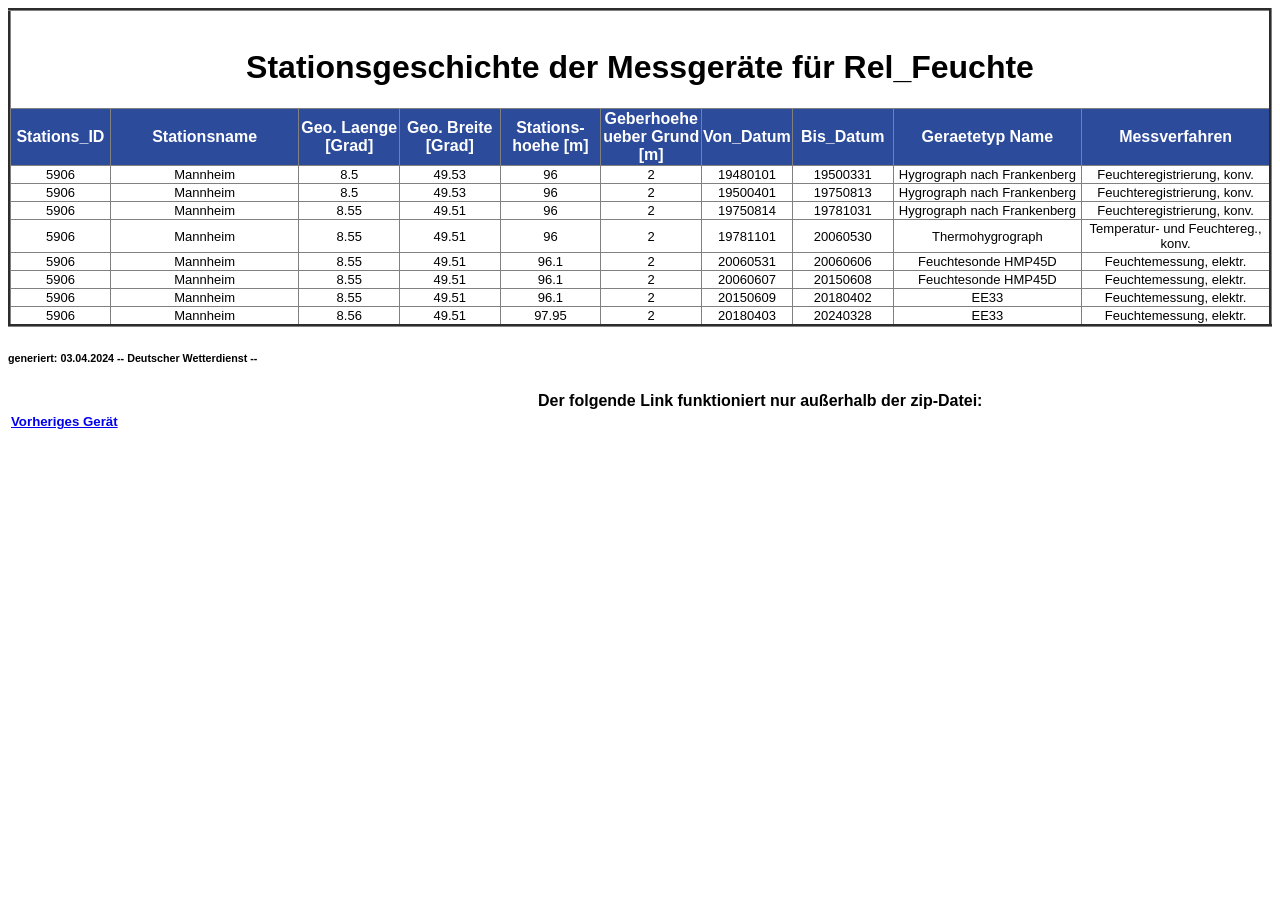
<file: Weather-RNN-main/Weather-RNN-main/dataset/Metadaten_Geraete_Rel_Feuchte_05906.html>
<html><font face="ARIAL"> 
<head><meta http-equiv="content-type" content="text/html; charset=ISO-8859-1" /> 
<title>Stationsgeschichte der Messger�te f�r Rel_Feuchte</title></head> 
<body>
<table border=3 rules="all"> 
<tr><th colspan=10 align=center valign=middle><h1><br>Stationsgeschichte der Messger�te f�r Rel_Feuchte</h1></th></tr> 
<tr bgcolor=#2D4B9B><th width=8%><font color=#FFFFFF>Stations_ID</th><th width=15%><font color=#FFFFFF>Stationsname</font></th><th width=8%><font color=#FFFFFF>Geo. Laenge [Grad]</th><th width=8%><font color=#FFFFFF>Geo. Breite [Grad]</th><th width=8%><font color=#FFFFFF>Stations-<br>hoehe [m]</th><th width=8%><font color=#FFFFFF>Geberhoehe<br>ueber Grund [m]</th><th width=6%><font color=#FFFFFF>Von_Datum</font></th><th width=8%><font color=#FFFFFF>Bis_Datum</th><th width=15%><font color=#FFFFFF>Geraetetyp Name</font></th><th width=15%><font color=#FFFFFF>Messverfahren</font></th></tr>
<tr><td align=center><font size=-1>5906</font></td><td align=center><font size=-1>Mannheim</font></td><td align=center><font size=-1>8.5</font></td><td align=center><font size=-1>49.53</font></td><td align=center><font size=-1>96</font></td><td align=center><font size=-1>2</font></td><td align=center><font size=-1>19480101</font></td><td align=center><font size=-1>19500331</font></td><td align=center><font size=-1>Hygrograph nach Frankenberg</font></td><td align=center><font size=-1>Feuchteregistrierung, konv.</font></td></tr>
<tr><td align=center><font size=-1>5906</font></td><td align=center><font size=-1>Mannheim</font></td><td align=center><font size=-1>8.5</font></td><td align=center><font size=-1>49.53</font></td><td align=center><font size=-1>96</font></td><td align=center><font size=-1>2</font></td><td align=center><font size=-1>19500401</font></td><td align=center><font size=-1>19750813</font></td><td align=center><font size=-1>Hygrograph nach Frankenberg</font></td><td align=center><font size=-1>Feuchteregistrierung, konv.</font></td></tr>
<tr><td align=center><font size=-1>5906</font></td><td align=center><font size=-1>Mannheim</font></td><td align=center><font size=-1>8.55</font></td><td align=center><font size=-1>49.51</font></td><td align=center><font size=-1>96</font></td><td align=center><font size=-1>2</font></td><td align=center><font size=-1>19750814</font></td><td align=center><font size=-1>19781031</font></td><td align=center><font size=-1>Hygrograph nach Frankenberg</font></td><td align=center><font size=-1>Feuchteregistrierung, konv.</font></td></tr>
<tr><td align=center><font size=-1>5906</font></td><td align=center><font size=-1>Mannheim</font></td><td align=center><font size=-1>8.55</font></td><td align=center><font size=-1>49.51</font></td><td align=center><font size=-1>96</font></td><td align=center><font size=-1>2</font></td><td align=center><font size=-1>19781101</font></td><td align=center><font size=-1>20060530</font></td><td align=center><font size=-1>Thermohygrograph</font></td><td align=center><font size=-1>Temperatur- und Feuchtereg., konv.</font></td></tr>
<tr><td align=center><font size=-1>5906</font></td><td align=center><font size=-1>Mannheim</font></td><td align=center><font size=-1>8.55</font></td><td align=center><font size=-1>49.51</font></td><td align=center><font size=-1>96.1</font></td><td align=center><font size=-1>2</font></td><td align=center><font size=-1>20060531</font></td><td align=center><font size=-1>20060606</font></td><td align=center><font size=-1>Feuchtesonde HMP45D</font></td><td align=center><font size=-1>Feuchtemessung, elektr.</font></td></tr>
<tr><td align=center><font size=-1>5906</font></td><td align=center><font size=-1>Mannheim</font></td><td align=center><font size=-1>8.55</font></td><td align=center><font size=-1>49.51</font></td><td align=center><font size=-1>96.1</font></td><td align=center><font size=-1>2</font></td><td align=center><font size=-1>20060607</font></td><td align=center><font size=-1>20150608</font></td><td align=center><font size=-1>Feuchtesonde HMP45D</font></td><td align=center><font size=-1>Feuchtemessung, elektr.</font></td></tr>
<tr><td align=center><font size=-1>5906</font></td><td align=center><font size=-1>Mannheim</font></td><td align=center><font size=-1>8.55</font></td><td align=center><font size=-1>49.51</font></td><td align=center><font size=-1>96.1</font></td><td align=center><font size=-1>2</font></td><td align=center><font size=-1>20150609</font></td><td align=center><font size=-1>20180402</font></td><td align=center><font size=-1>EE33</font></td><td align=center><font size=-1>Feuchtemessung, elektr.</font></td></tr>
<tr><td align=center><font size=-1>5906</font></td><td align=center><font size=-1>Mannheim</font></td><td align=center><font size=-1>8.56</font></td><td align=center><font size=-1>49.51</font></td><td align=center><font size=-1>97.95</font></td><td align=center><font size=-1>2</font></td><td align=center><font size=-1>20180403</font></td><td align=center><font size=-1>20240328</font></td><td align=center><font size=-1>EE33</font></td><td align=center><font size=-1>Feuchtemessung, elektr.</font></td></tr>
</table> <H6>generiert: 03.04.2024 --  Deutscher Wetterdienst  --</H6> </font>
<p><font face="ARIAL"><table style="width:100%">
<tr><th></th><th>Der folgende Link funktioniert nur au�erhalb der zip-Datei:</th><th></th></tr>
<tr><td ><a href="Metadaten_Geraete_Lufttemperatur_05906.html"><h5>Vorheriges Ger�t</h5></a></td><td></td><td> </td></tr>
</table>
</p></body></html>
</file>
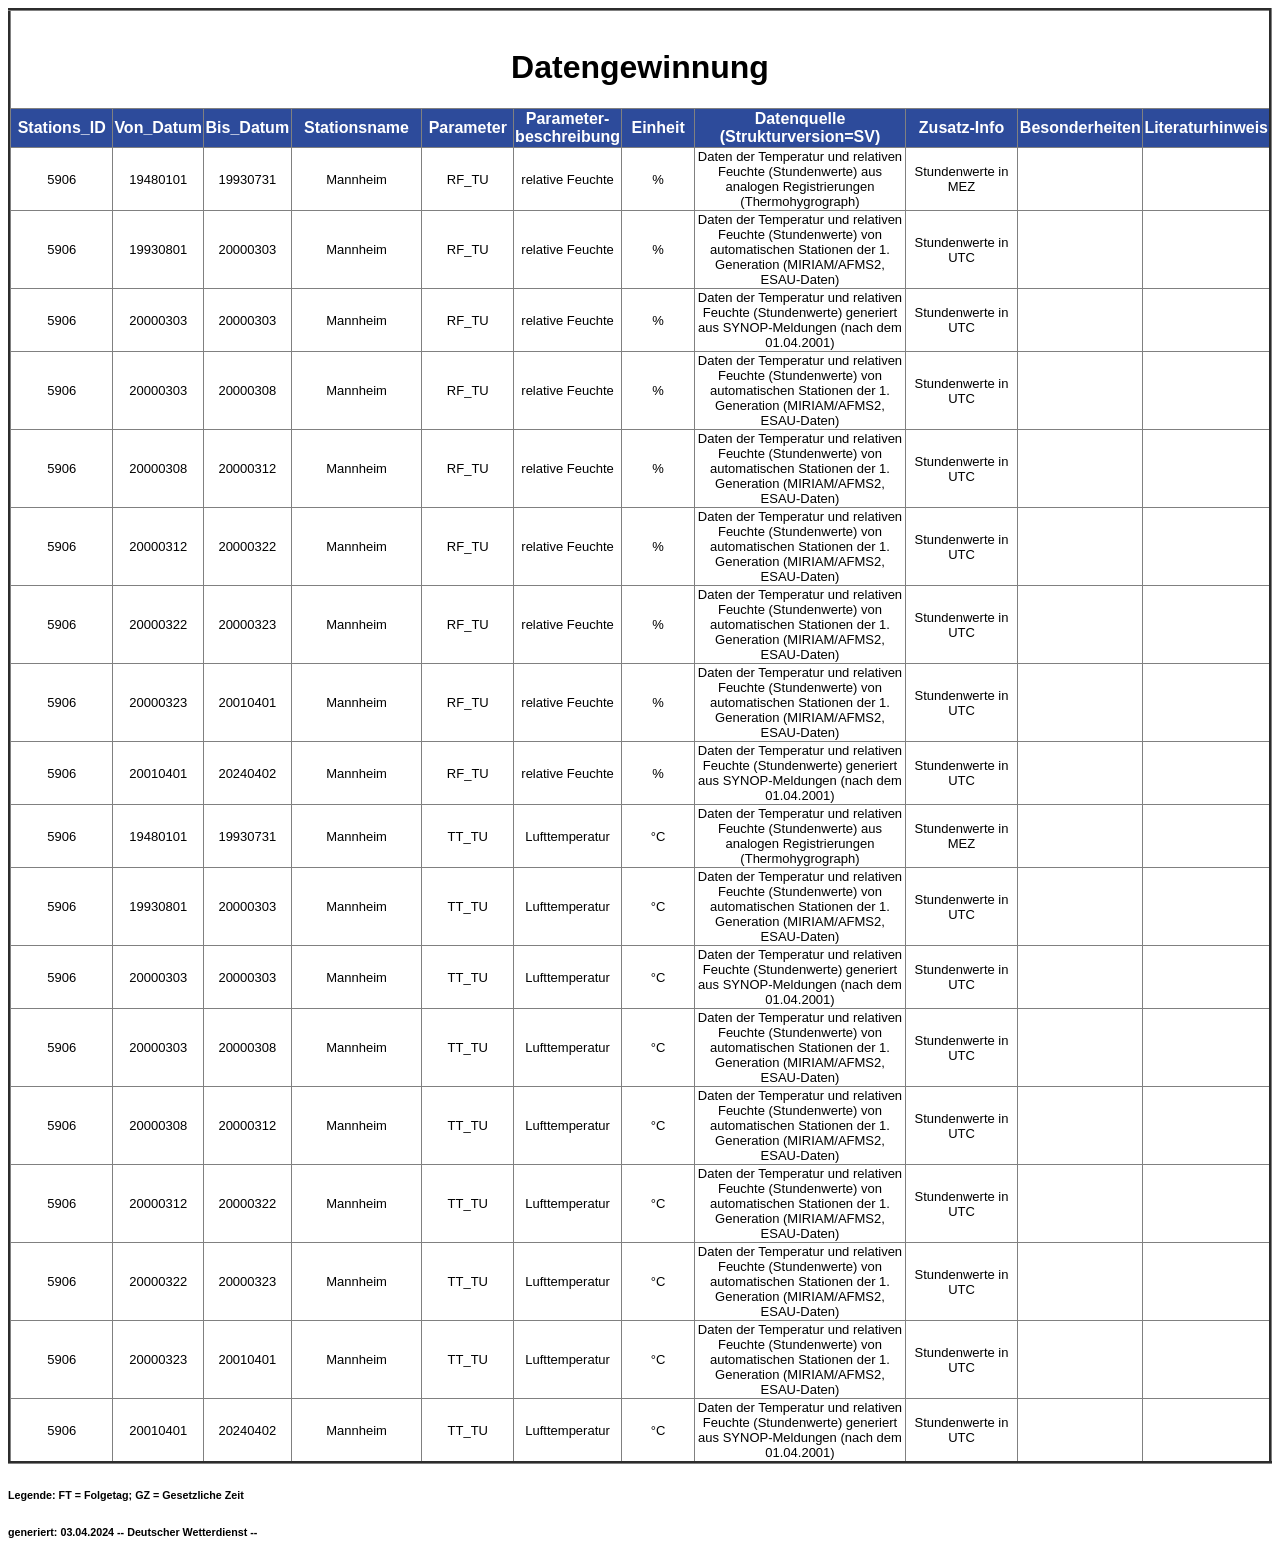
<file: Weather-RNN-main/Weather-RNN-main/dataset/Metadaten_Parameter_tu_stunde_05906.html>
<html><font face="ARIAL"> 
<head><meta http-equiv="content-type" content="text/html; charset=ISO-8859-1" /> 
<title>Datengewinnung  --</title></head> 
<body>
<table border=3 rules="all"> 
<tr><th colspan=12 align=center valign=middle><h1><br>Datengewinnung</h1></th></tr> 
<tr bgcolor=#2D4B9B><th width=9%><font color=#FFFFFF>Stations_ID</font></th><th width=6%><font color=#FFFFFF>Von_Datum</font></th><th width=7%><font color=#FFFFFF>Bis_Datum</th><th width=12%><font color=#FFFFFF>Stationsname</font></th><th width=8%><font color=#FFFFFF>Parameter</font></th><th width=7%><font color=#FFFFFF>Parameter-<br>beschreibung</th><th width=7%><font color=#FFFFFF>Einheit</th><th width=20%><font color=#FFFFFF>Datenquelle (Strukturversion=SV)</font></th><th width=11%><font color=#FFFFFF>Zusatz-Info</font></th><th width=10%><font color=#FFFFFF>Besonderheiten</font></th><th width=6%><font color=#FFFFFF>Literaturhinweis</font></th></tr>
<tr><td align=center><font size=-1>5906</font></td><td align=center><font size=-1>19480101</font></td><td align=center><font size=-1>19930731</font></td><td align=center><font size=-1>Mannheim</font></td><td align=center><font size=-1>RF_TU</font></td><td align=center><font size=-1>relative Feuchte</font></td><td align=center><font size=-1>%</font></td><td align=center><font size=-1>Daten der Temperatur und relativen Feuchte (Stundenwerte) aus analogen Registrierungen (Thermohygrograph)</font></td><td align=center><font size=-1>Stundenwerte in MEZ</font></td><td align=center><font size=-1></font></td><td align=center><font size=-1></font></td></tr>
<tr><td align=center><font size=-1>5906</font></td><td align=center><font size=-1>19930801</font></td><td align=center><font size=-1>20000303</font></td><td align=center><font size=-1>Mannheim</font></td><td align=center><font size=-1>RF_TU</font></td><td align=center><font size=-1>relative Feuchte</font></td><td align=center><font size=-1>%</font></td><td align=center><font size=-1>Daten der Temperatur und relativen Feuchte (Stundenwerte) von automatischen Stationen der 1. Generation (MIRIAM/AFMS2, ESAU-Daten)</font></td><td align=center><font size=-1>Stundenwerte in UTC</font></td><td align=center><font size=-1></font></td><td align=center><font size=-1></font></td></tr>
<tr><td align=center><font size=-1>5906</font></td><td align=center><font size=-1>20000303</font></td><td align=center><font size=-1>20000303</font></td><td align=center><font size=-1>Mannheim</font></td><td align=center><font size=-1>RF_TU</font></td><td align=center><font size=-1>relative Feuchte</font></td><td align=center><font size=-1>%</font></td><td align=center><font size=-1>Daten der Temperatur und relativen Feuchte (Stundenwerte) generiert aus SYNOP-Meldungen (nach dem 01.04.2001)</font></td><td align=center><font size=-1>Stundenwerte in UTC</font></td><td align=center><font size=-1></font></td><td align=center><font size=-1></font></td></tr>
<tr><td align=center><font size=-1>5906</font></td><td align=center><font size=-1>20000303</font></td><td align=center><font size=-1>20000308</font></td><td align=center><font size=-1>Mannheim</font></td><td align=center><font size=-1>RF_TU</font></td><td align=center><font size=-1>relative Feuchte</font></td><td align=center><font size=-1>%</font></td><td align=center><font size=-1>Daten der Temperatur und relativen Feuchte (Stundenwerte) von automatischen Stationen der 1. Generation (MIRIAM/AFMS2, ESAU-Daten)</font></td><td align=center><font size=-1>Stundenwerte in UTC</font></td><td align=center><font size=-1></font></td><td align=center><font size=-1></font></td></tr>
<tr><td align=center><font size=-1>5906</font></td><td align=center><font size=-1>20000308</font></td><td align=center><font size=-1>20000312</font></td><td align=center><font size=-1>Mannheim</font></td><td align=center><font size=-1>RF_TU</font></td><td align=center><font size=-1>relative Feuchte</font></td><td align=center><font size=-1>%</font></td><td align=center><font size=-1>Daten der Temperatur und relativen Feuchte (Stundenwerte) von automatischen Stationen der 1. Generation (MIRIAM/AFMS2, ESAU-Daten)</font></td><td align=center><font size=-1>Stundenwerte in UTC</font></td><td align=center><font size=-1></font></td><td align=center><font size=-1></font></td></tr>
<tr><td align=center><font size=-1>5906</font></td><td align=center><font size=-1>20000312</font></td><td align=center><font size=-1>20000322</font></td><td align=center><font size=-1>Mannheim</font></td><td align=center><font size=-1>RF_TU</font></td><td align=center><font size=-1>relative Feuchte</font></td><td align=center><font size=-1>%</font></td><td align=center><font size=-1>Daten der Temperatur und relativen Feuchte (Stundenwerte) von automatischen Stationen der 1. Generation (MIRIAM/AFMS2, ESAU-Daten)</font></td><td align=center><font size=-1>Stundenwerte in UTC</font></td><td align=center><font size=-1></font></td><td align=center><font size=-1></font></td></tr>
<tr><td align=center><font size=-1>5906</font></td><td align=center><font size=-1>20000322</font></td><td align=center><font size=-1>20000323</font></td><td align=center><font size=-1>Mannheim</font></td><td align=center><font size=-1>RF_TU</font></td><td align=center><font size=-1>relative Feuchte</font></td><td align=center><font size=-1>%</font></td><td align=center><font size=-1>Daten der Temperatur und relativen Feuchte (Stundenwerte) von automatischen Stationen der 1. Generation (MIRIAM/AFMS2, ESAU-Daten)</font></td><td align=center><font size=-1>Stundenwerte in UTC</font></td><td align=center><font size=-1></font></td><td align=center><font size=-1></font></td></tr>
<tr><td align=center><font size=-1>5906</font></td><td align=center><font size=-1>20000323</font></td><td align=center><font size=-1>20010401</font></td><td align=center><font size=-1>Mannheim</font></td><td align=center><font size=-1>RF_TU</font></td><td align=center><font size=-1>relative Feuchte</font></td><td align=center><font size=-1>%</font></td><td align=center><font size=-1>Daten der Temperatur und relativen Feuchte (Stundenwerte) von automatischen Stationen der 1. Generation (MIRIAM/AFMS2, ESAU-Daten)</font></td><td align=center><font size=-1>Stundenwerte in UTC</font></td><td align=center><font size=-1></font></td><td align=center><font size=-1></font></td></tr>
<tr><td align=center><font size=-1>5906</font></td><td align=center><font size=-1>20010401</font></td><td align=center><font size=-1>20240402</font></td><td align=center><font size=-1>Mannheim</font></td><td align=center><font size=-1>RF_TU</font></td><td align=center><font size=-1>relative Feuchte</font></td><td align=center><font size=-1>%</font></td><td align=center><font size=-1>Daten der Temperatur und relativen Feuchte (Stundenwerte) generiert aus SYNOP-Meldungen (nach dem 01.04.2001)</font></td><td align=center><font size=-1>Stundenwerte in UTC</font></td><td align=center><font size=-1></font></td><td align=center><font size=-1></font></td></tr>
<tr><td align=center><font size=-1>5906</font></td><td align=center><font size=-1>19480101</font></td><td align=center><font size=-1>19930731</font></td><td align=center><font size=-1>Mannheim</font></td><td align=center><font size=-1>TT_TU</font></td><td align=center><font size=-1>Lufttemperatur</font></td><td align=center><font size=-1>�C</font></td><td align=center><font size=-1>Daten der Temperatur und relativen Feuchte (Stundenwerte) aus analogen Registrierungen (Thermohygrograph)</font></td><td align=center><font size=-1>Stundenwerte in MEZ</font></td><td align=center><font size=-1></font></td><td align=center><font size=-1></font></td></tr>
<tr><td align=center><font size=-1>5906</font></td><td align=center><font size=-1>19930801</font></td><td align=center><font size=-1>20000303</font></td><td align=center><font size=-1>Mannheim</font></td><td align=center><font size=-1>TT_TU</font></td><td align=center><font size=-1>Lufttemperatur</font></td><td align=center><font size=-1>�C</font></td><td align=center><font size=-1>Daten der Temperatur und relativen Feuchte (Stundenwerte) von automatischen Stationen der 1. Generation (MIRIAM/AFMS2, ESAU-Daten)</font></td><td align=center><font size=-1>Stundenwerte in UTC</font></td><td align=center><font size=-1></font></td><td align=center><font size=-1></font></td></tr>
<tr><td align=center><font size=-1>5906</font></td><td align=center><font size=-1>20000303</font></td><td align=center><font size=-1>20000303</font></td><td align=center><font size=-1>Mannheim</font></td><td align=center><font size=-1>TT_TU</font></td><td align=center><font size=-1>Lufttemperatur</font></td><td align=center><font size=-1>�C</font></td><td align=center><font size=-1>Daten der Temperatur und relativen Feuchte (Stundenwerte) generiert aus SYNOP-Meldungen (nach dem 01.04.2001)</font></td><td align=center><font size=-1>Stundenwerte in UTC</font></td><td align=center><font size=-1></font></td><td align=center><font size=-1></font></td></tr>
<tr><td align=center><font size=-1>5906</font></td><td align=center><font size=-1>20000303</font></td><td align=center><font size=-1>20000308</font></td><td align=center><font size=-1>Mannheim</font></td><td align=center><font size=-1>TT_TU</font></td><td align=center><font size=-1>Lufttemperatur</font></td><td align=center><font size=-1>�C</font></td><td align=center><font size=-1>Daten der Temperatur und relativen Feuchte (Stundenwerte) von automatischen Stationen der 1. Generation (MIRIAM/AFMS2, ESAU-Daten)</font></td><td align=center><font size=-1>Stundenwerte in UTC</font></td><td align=center><font size=-1></font></td><td align=center><font size=-1></font></td></tr>
<tr><td align=center><font size=-1>5906</font></td><td align=center><font size=-1>20000308</font></td><td align=center><font size=-1>20000312</font></td><td align=center><font size=-1>Mannheim</font></td><td align=center><font size=-1>TT_TU</font></td><td align=center><font size=-1>Lufttemperatur</font></td><td align=center><font size=-1>�C</font></td><td align=center><font size=-1>Daten der Temperatur und relativen Feuchte (Stundenwerte) von automatischen Stationen der 1. Generation (MIRIAM/AFMS2, ESAU-Daten)</font></td><td align=center><font size=-1>Stundenwerte in UTC</font></td><td align=center><font size=-1></font></td><td align=center><font size=-1></font></td></tr>
<tr><td align=center><font size=-1>5906</font></td><td align=center><font size=-1>20000312</font></td><td align=center><font size=-1>20000322</font></td><td align=center><font size=-1>Mannheim</font></td><td align=center><font size=-1>TT_TU</font></td><td align=center><font size=-1>Lufttemperatur</font></td><td align=center><font size=-1>�C</font></td><td align=center><font size=-1>Daten der Temperatur und relativen Feuchte (Stundenwerte) von automatischen Stationen der 1. Generation (MIRIAM/AFMS2, ESAU-Daten)</font></td><td align=center><font size=-1>Stundenwerte in UTC</font></td><td align=center><font size=-1></font></td><td align=center><font size=-1></font></td></tr>
<tr><td align=center><font size=-1>5906</font></td><td align=center><font size=-1>20000322</font></td><td align=center><font size=-1>20000323</font></td><td align=center><font size=-1>Mannheim</font></td><td align=center><font size=-1>TT_TU</font></td><td align=center><font size=-1>Lufttemperatur</font></td><td align=center><font size=-1>�C</font></td><td align=center><font size=-1>Daten der Temperatur und relativen Feuchte (Stundenwerte) von automatischen Stationen der 1. Generation (MIRIAM/AFMS2, ESAU-Daten)</font></td><td align=center><font size=-1>Stundenwerte in UTC</font></td><td align=center><font size=-1></font></td><td align=center><font size=-1></font></td></tr>
<tr><td align=center><font size=-1>5906</font></td><td align=center><font size=-1>20000323</font></td><td align=center><font size=-1>20010401</font></td><td align=center><font size=-1>Mannheim</font></td><td align=center><font size=-1>TT_TU</font></td><td align=center><font size=-1>Lufttemperatur</font></td><td align=center><font size=-1>�C</font></td><td align=center><font size=-1>Daten der Temperatur und relativen Feuchte (Stundenwerte) von automatischen Stationen der 1. Generation (MIRIAM/AFMS2, ESAU-Daten)</font></td><td align=center><font size=-1>Stundenwerte in UTC</font></td><td align=center><font size=-1></font></td><td align=center><font size=-1></font></td></tr>
<tr><td align=center><font size=-1>5906</font></td><td align=center><font size=-1>20010401</font></td><td align=center><font size=-1>20240402</font></td><td align=center><font size=-1>Mannheim</font></td><td align=center><font size=-1>TT_TU</font></td><td align=center><font size=-1>Lufttemperatur</font></td><td align=center><font size=-1>�C</font></td><td align=center><font size=-1>Daten der Temperatur und relativen Feuchte (Stundenwerte) generiert aus SYNOP-Meldungen (nach dem 01.04.2001)</font></td><td align=center><font size=-1>Stundenwerte in UTC</font></td><td align=center><font size=-1></font></td><td align=center><font size=-1></font></td></tr>
 </table> <H6>Legende: FT  = Folgetag; GZ = Gesetzliche Zeit</H6>
 <H6>generiert: 03.04.2024 --  Deutscher Wetterdienst  --</H6> </font></body></html>
</file>
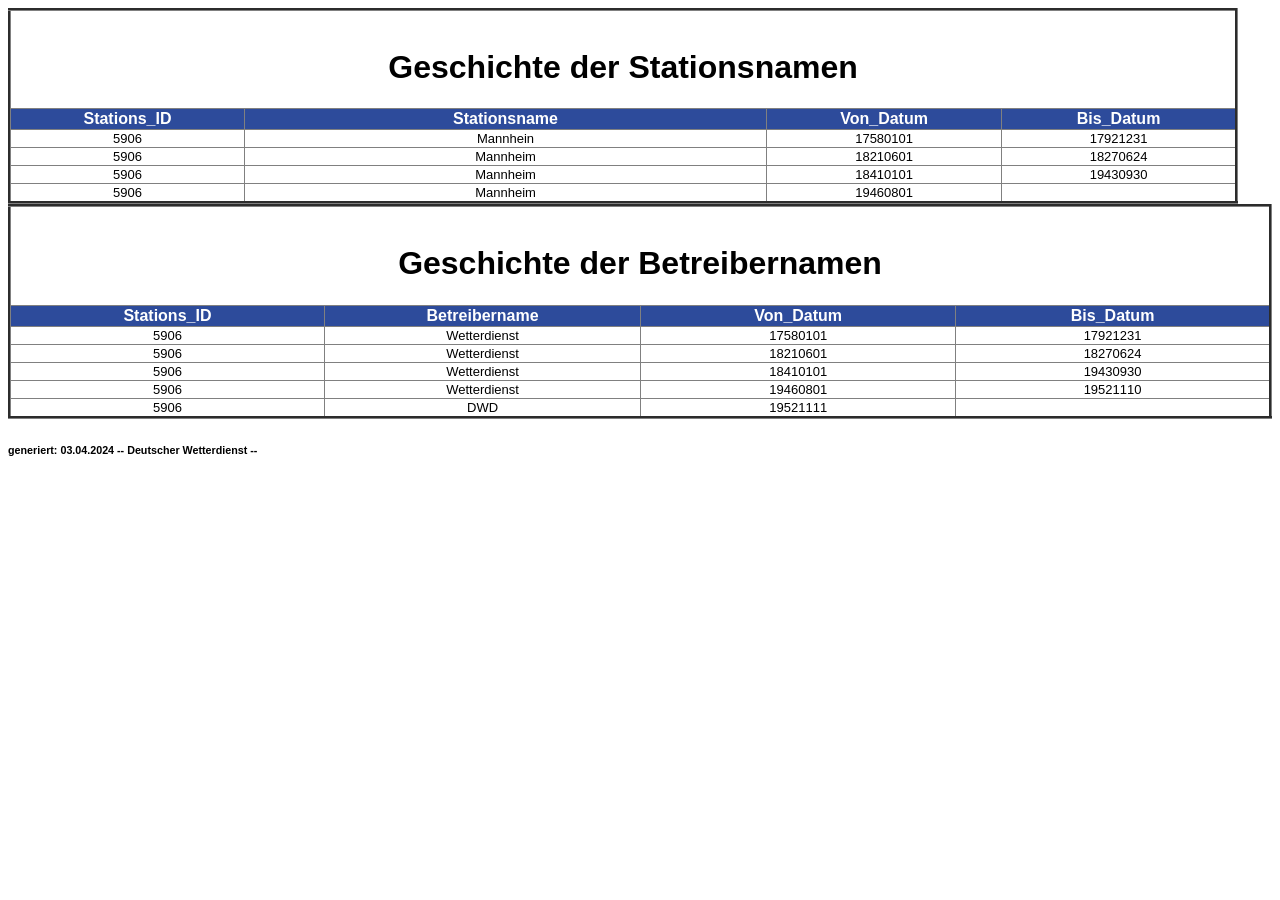
<file: Weather-RNN-main/Weather-RNN-main/dataset/Metadaten_Stationsname_Betreibername_05906.html>
<html><font face="ARIAL"> 
<head><meta http-equiv="content-type" content="text/html; charset=ISO-8859-1" /> 
<title>Geschichte der Stations- und Betreibernamen  --</title></head> 
<body>
<table border=3 rules="all"> 
<tr><th colspan=12 align=center valign=middle><h1><br>Geschichte der Stationsnamen</h1></th></tr> 
<tr bgcolor=#2D4B9B><th width=9%><font color=#FFFFFF>Stations_ID</font></th><th width=20%><font color=#FFFFFF>Stationsname</font></th><th width=9%><font color=#FFFFFF>Von_Datum</th><th width=9%><font color=#FFFFFF>Bis_Datum</th></tr>
<tr><td align=center><font size=-1>  5906</font></td><td align=center><font size=-1>Mannhein</font></td><td align=center><font size=-1>17580101</font></td><td align=center><font size=-1>17921231</font></td></tr>
<tr><td align=center><font size=-1>  5906</font></td><td align=center><font size=-1>Mannheim</font></td><td align=center><font size=-1>18210601</font></td><td align=center><font size=-1>18270624</font></td></tr>
<tr><td align=center><font size=-1>  5906</font></td><td align=center><font size=-1>Mannheim</font></td><td align=center><font size=-1>18410101</font></td><td align=center><font size=-1>19430930</font></td></tr>
<tr><td align=center><font size=-1>  5906</font></td><td align=center><font size=-1>Mannheim</font></td><td align=center><font size=-1>19460801</font></td><td align=center><font size=-1></font></td></tr>
</table>
<table border=3 rules="all"> 
<tr><th colspan=12 align=center valign=middle><h1><br>Geschichte der Betreibernamen</h1></th></tr> 
<tr bgcolor=#2D4B9B><th width=9%><font color=#FFFFFF>Stations_ID</font></th><th width=9%><font color=#FFFFFF>Betreibername</th><th width=9%><font color=#FFFFFF>Von_Datum</th><th width=9%><font color=#FFFFFF>Bis_Datum</th></tr>
<tr><td align=center><font size=-1>  5906</font></td><td align=center><font size=-1>Wetterdienst</font></td><td align=center><font size=-1>17580101</font></td><td align=center><font size=-1>17921231</font></td></tr>
<tr><td align=center><font size=-1>  5906</font></td><td align=center><font size=-1>Wetterdienst</font></td><td align=center><font size=-1>18210601</font></td><td align=center><font size=-1>18270624</font></td></tr>
<tr><td align=center><font size=-1>  5906</font></td><td align=center><font size=-1>Wetterdienst</font></td><td align=center><font size=-1>18410101</font></td><td align=center><font size=-1>19430930</font></td></tr>
<tr><td align=center><font size=-1>  5906</font></td><td align=center><font size=-1>Wetterdienst</font></td><td align=center><font size=-1>19460801</font></td><td align=center><font size=-1>19521110</font></td></tr>
<tr><td align=center><font size=-1>  5906</font></td><td align=center><font size=-1>DWD</font></td><td align=center><font size=-1>19521111</font></td><td align=center><font size=-1></font></td></tr>
</table> <H6>generiert: 03.04.2024 --  Deutscher Wetterdienst  --</H6> </font></body></html>
</file>
<file: Weather Forecasting/style.css>
@import url('https://fonts.googleapis.com/css2?family=Poppins:wght@300;400;500;600;700;800&display=swap');

*{
    margin: 0;
    padding: 0;
    box-sizing: border-box;
    font-family: 'Poppins', sans-serif;
}

body{
    background-image: url(1.jpg);
    background-size: cover;
    background-position: center;
    height: 100vh;
    display: flex;
    align-items: center;
    justify-content: center;
}

.container{
    height: 400px;
    background-image: url(water\ drops.jpg);
    color: #fff;
    border-radius: 25px;
    box-shadow: 0 5px 15px rgba(0, 0, 0, 0.35);
}

.left-info{
    width: 260px;
    height: 100%;
    float: left;
    display: flex;
    border-radius: 25px;
    justify-content: center;
    background: url(1.jpg);
    background-size: cover;
    transform: scale(1.03) perspective(200px);
    cursor: pointer;
    box-shadow: 0 0 20px -10px rrgba(0, 0, 0, 0.2);
    transition: all 0.3s ease;
}

.left-info:hover{
    transform: scale(1.1) perspective(2500px) rotateY(5deg);
}

.pic-gradient{
    position: absolute;
    width: 100%;
    height: 100%;
    top: 0;
    left: 0;
    background: linear-gradient(135deg, #5c6bc0 10%, #0d47a1 100%);
    border-radius: 25px;
    opacity: 0.5;
}

.today-info{
    position: absolute;
    display: flex;
    flex-direction: column;
    margin-top: 25px;
}

.today-weather{
    position: absolute;
    display: flex;
    flex-direction: column;
    align-items: flex-start;
    bottom: 20px;
    left: 20px;
}

.today-weather .bx{
    font-size: 4.6rem;
}

.weather-temp{
    font-weight: 700;
    font-size: 3.5rem;
}

.right-info{
    
    float: right;
    position: relative;
    height: 100%;
    padding-top: 25px;
}

.day-info{
    padding: 25px 35px;
    display: flex;
    flex-direction: column;
}

.day-info div:not(:last-child){
    margin-bottom: 6px;
}

.day-info div .title{
    font-weight: 700;
}

.day-info div .value{
    float: right;
}

.days-list{
    display: flex;
    list-style: none;
    margin: 10px 35px;
    box-shadow: 0 5px 15px rgba(0, 0, 0, 0.35);
    border-radius: 10px;
}

.days-list li{
    padding: 15px;
    cursor: pointer;
    display: flex;
    flex-direction: column;
    justify-content: space-between;
    align-items: center;
    border-radius: 10px;
    transition: all 0.3s ease;
}

.days-list li .bx{
    margin-bottom: 5px;
    font-size: 2rem;
}

.days-list li:hover{
    transform: scale(1.1);
    background: #fff;
    color: #0c0d0f;
    box-shadow: 0 5px 15px rgba(0, 0, 0, 0.35);
}

.days-list li .day-temp{
    margin-top: 6px;
    font-weight: 700;
}

.btn-container{
    padding: 25px 35px;
}

.loc-button{
    outline: none;
    width: 100%;
    border: none;
    font-weight: 700;
    border-radius: 25px;
    padding: 10px;
    background: #2b4d7f;
    color: #fff;
    cursor: pointer;
    box-shadow: 0 5px 15px rgba(95, 59, 146, 0.35);
    transition: all 0.3s ease;
}

.loc-button:hover{
    background: #000000;
}
</file>
<file: Rock Paper Scissor/RPS.css>
*{
    margin: 0;
    padding: 0;
}
h1{
    background-color:lightcoral ;
    color:lightcyan ;
    text-align: center;
    height: 5rem;
    line-height: 5rem;
}
.choices {
position: relative;
top: 150px;    
display:flex;
justify-content: center;
gap: 5rem;
}

img{
height: 200px;
width: 200px;
border: solid black 2px;
border-radius: 50%;
object-fit: cover;
}
img:hover{
    cursor: pointer;
    border: solid black 8px;
}
.score-board{
position: relative;
top: 120px;
display: flex;
justify-content:space-evenly; 
font-size: xx-large;
font-family: Impact, Haettenschweiler, 'Arial Narrow Bold', sans-serif;
align-items: center;   
height: 40vmin;
text-align: center;
text-transform: uppercase;
}
#user-score{
    font-size: 100px;
    font-family: Arial, Helvetica, sans-serif;
}
#comp-score{
    font-size: 100px;
    font-family: Arial, Helvetica, sans-serif;
}

.msg-box{
    display: flex;
    justify-content: center;
   position: relative;
   top: 80px;
}
#msg{
    display: inline;
    background-color: rgb(20, 23, 79);
    color: white;
    height: 5rem;
    border-radius: 30%;
    font-size: xx-large;
    text-align: center;
    line-height:5rem;

}
</file>
